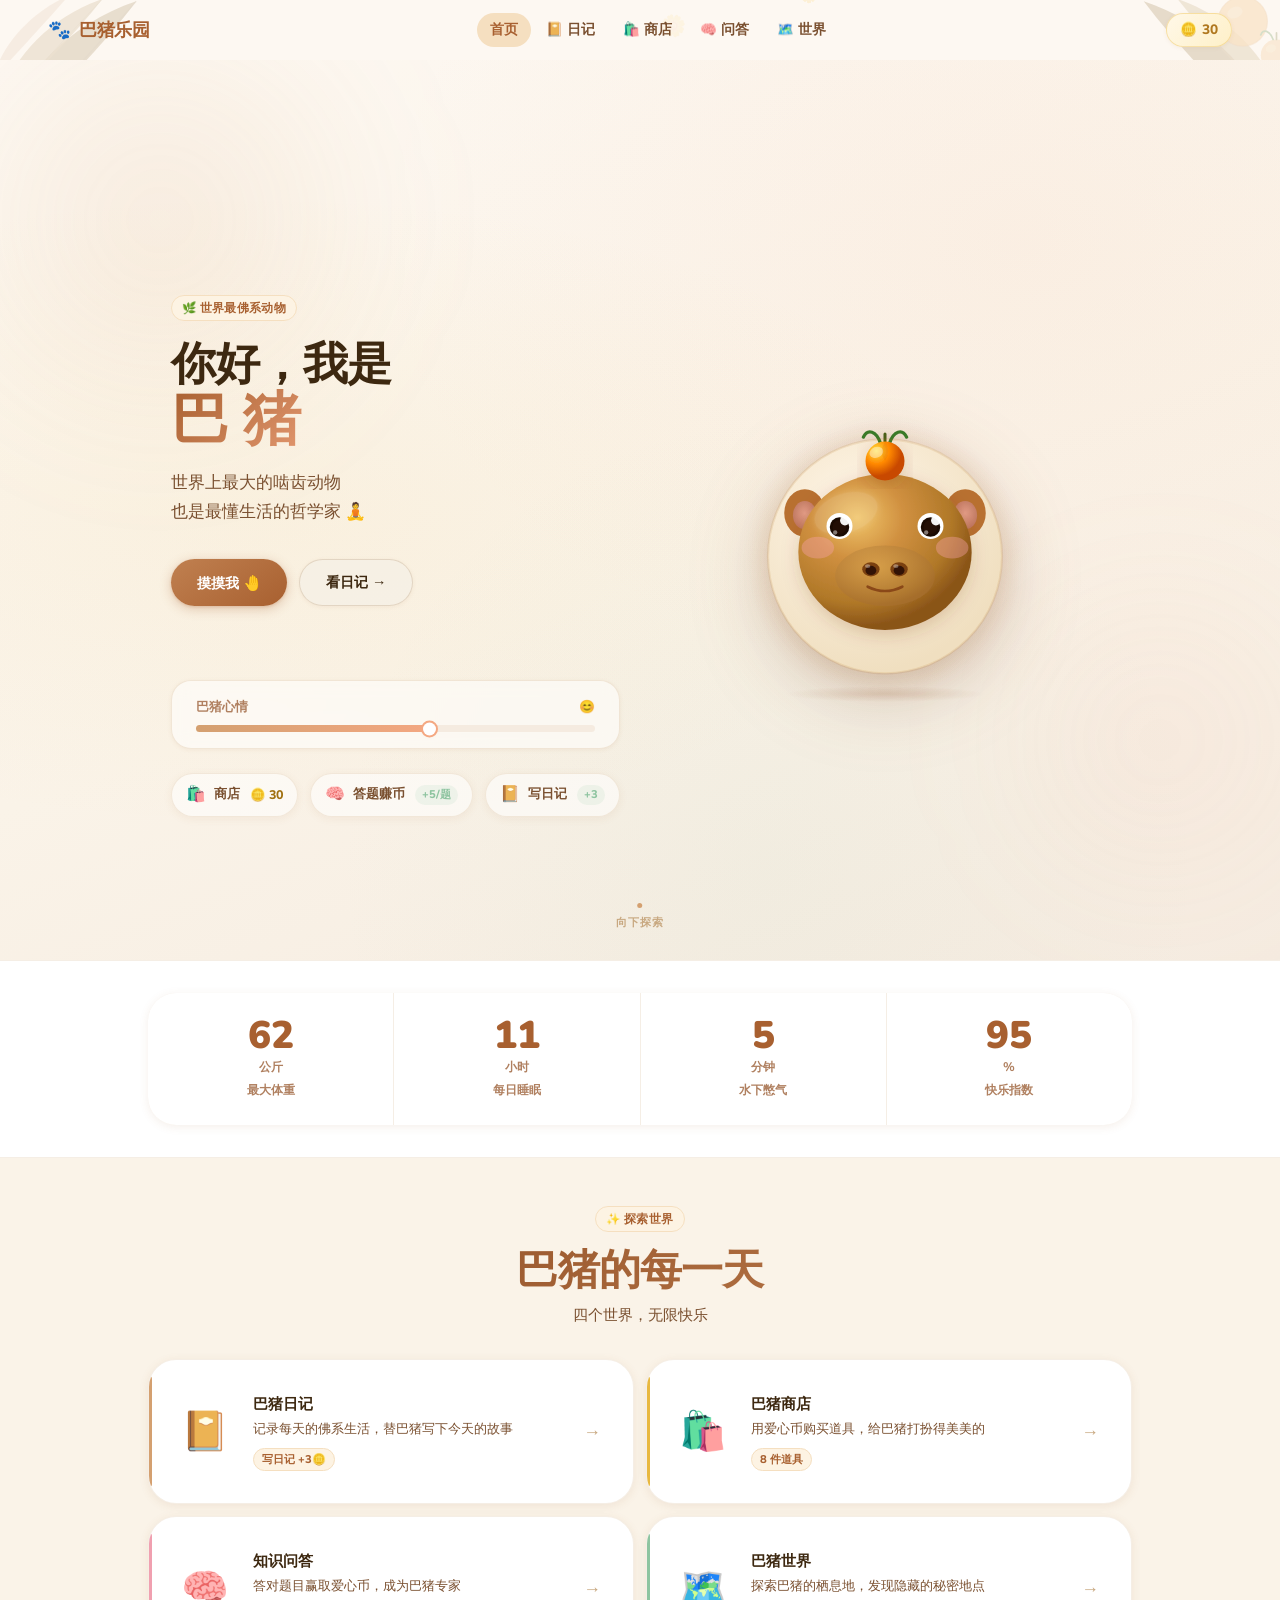
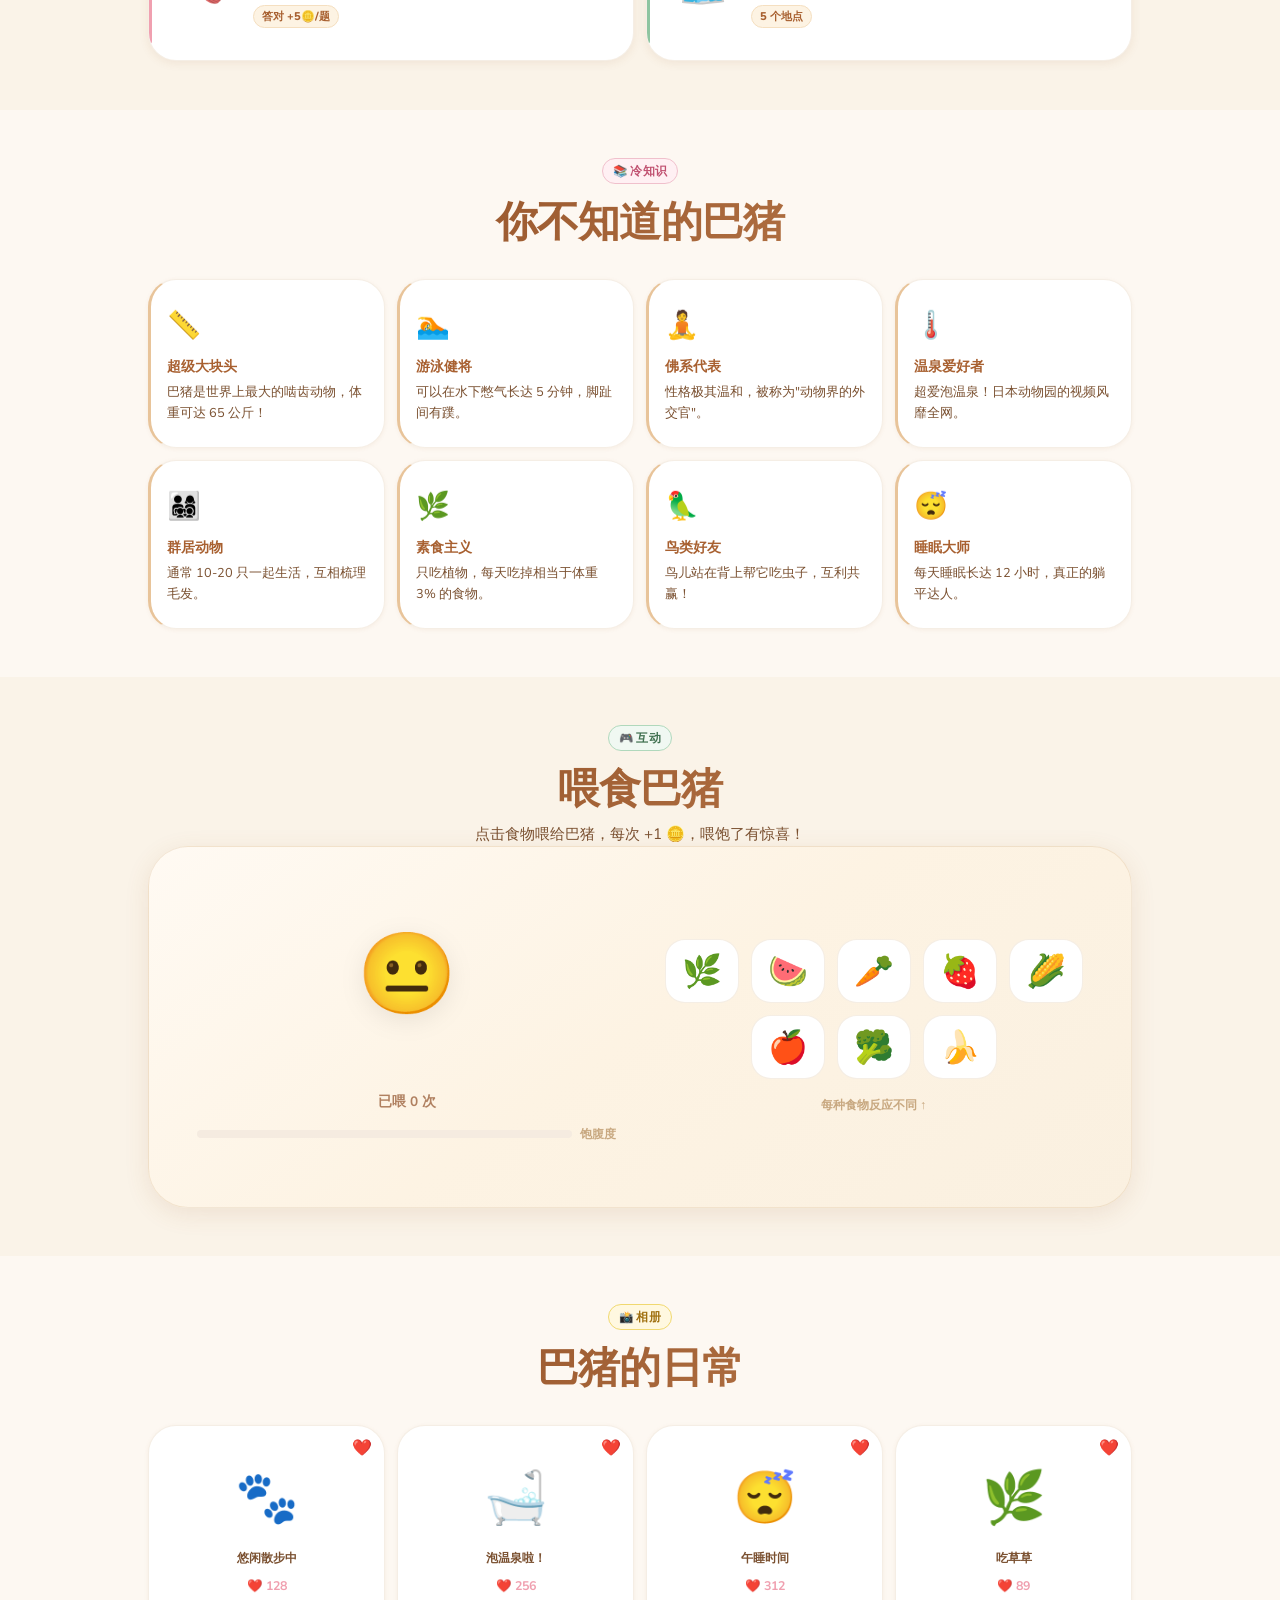
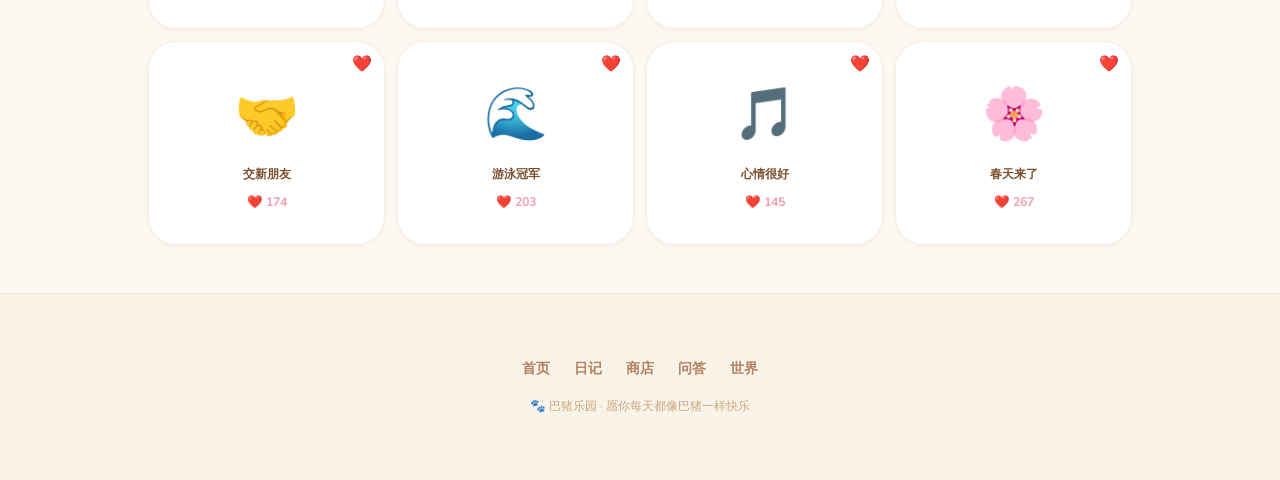
<file: capybara/index.html>
<!DOCTYPE html>
<html lang="zh-CN">
<head>
  <meta charset="UTF-8" />
  <meta name="viewport" content="width=device-width, initial-scale=1.0" />
  <meta name="description" content="巴猪乐园 - 世界最佛系动物的快乐小窝，摸摸巴猪、喂食互动、知识问答、探索世界！" />
  <meta property="og:title" content="🐾 巴猪乐园" />
  <meta property="og:description" content="世界最佛系动物的快乐小窝" />
  <meta property="og:type" content="website" />
  <link rel="icon" href="data:image/svg+xml,<svg xmlns='http://www.w3.org/2000/svg' viewBox='0 0 100 100'><text y='.9em' font-size='90'>🐾</text></svg>" />
  <title>🐾 巴猪乐园</title>
  <link rel="stylesheet" href="design-system.css" />
  <link rel="stylesheet" href="index.css" />
</head>
<body>

<canvas id="canvas-bg"></canvas>

<!-- 角落装饰 -->
<div class="corner-deco" aria-hidden="true">

  <!-- 左上：叶子簇 -->
  <svg class="deco deco-tl" viewBox="0 0 160 160" xmlns="http://www.w3.org/2000/svg">
    <g opacity="0.18">
      <!-- 大叶 -->
      <path d="M10,140 C20,80 70,30 130,10 C100,50 60,90 10,140Z" fill="#8B6A30"/>
      <!-- 中叶 -->
      <path d="M5,110 C15,65 50,25 100,8 C75,40 40,75 5,110Z" fill="#A07838" opacity="0.8"/>
      <!-- 小叶 -->
      <path d="M2,80 C10,50 35,20 70,5 C50,28 25,55 2,80Z" fill="#C4956A" opacity="0.6"/>
      <!-- 叶脉 -->
      <path d="M10,140 C50,100 90,55 130,10" stroke="#6A4A18" stroke-width="1.2" fill="none" opacity="0.4"/>
      <path d="M5,110 C35,78 65,45 100,8"   stroke="#6A4A18" stroke-width="0.8" fill="none" opacity="0.3"/>
    </g>
  </svg>

  <!-- 右上：橘子 + 叶子 -->
  <svg class="deco deco-tr" viewBox="0 0 160 160" xmlns="http://www.w3.org/2000/svg">
    <g opacity="0.20">
      <!-- 叶子 -->
      <path d="M150,140 C140,80 90,30 30,10 C60,50 100,90 150,140Z" fill="#8B6A30"/>
      <path d="M155,110 C145,65 110,25 60,8 C85,40 120,75 155,110Z" fill="#A07838" opacity="0.7"/>
      <!-- 橘子1（大） -->
      <circle cx="118" cy="28" r="22" fill="#E8901A" opacity="0.75"/>
      <circle cx="118" cy="28" r="22" fill="none" stroke="#C87010" stroke-width="1" opacity="0.4"/>
      <ellipse cx="111" cy="20" rx="7" ry="5" fill="white" opacity="0.22" transform="rotate(-20,111,20)"/>
      <!-- 橘子茎 -->
      <line x1="118" y1="6" x2="118" y2="-2" stroke="#5A6018" stroke-width="2" stroke-linecap="round"/>
      <!-- 橘子叶 -->
      <path d="M114,6 C110,-4 102,-6 100,2"  stroke="#3A7A28" stroke-width="2" fill="none" stroke-linecap="round"/>
      <path d="M122,6 C126,-4 134,-6 136,2"  stroke="#3A7A28" stroke-width="2" fill="none" stroke-linecap="round"/>
      <!-- 橘子2（小） -->
      <circle cx="148" cy="58" r="14" fill="#E8901A" opacity="0.60"/>
      <ellipse cx="143" cy="52" rx="4.5" ry="3.5" fill="white" opacity="0.20" transform="rotate(-20,143,52)"/>
      <line x1="148" y1="44" x2="148" y2="38" stroke="#5A6018" stroke-width="1.5" stroke-linecap="round"/>
      <path d="M145,44 C142,36 136,34 134,40" stroke="#3A7A28" stroke-width="1.5" fill="none" stroke-linecap="round"/>
    </g>
  </svg>

  <!-- 左下：橘子 + 叶子 -->
  <svg class="deco deco-bl" viewBox="0 0 160 160" xmlns="http://www.w3.org/2000/svg">
    <g opacity="0.18">
      <!-- 叶子 -->
      <path d="M5,20 C15,80 65,130 130,150 C100,110 60,70 5,20Z" fill="#8B6A30"/>
      <path d="M2,50 C12,95 47,135 100,152 C75,120 40,85 2,50Z" fill="#A07838" opacity="0.7"/>
      <!-- 橘子 -->
      <circle cx="30" cy="132" r="20" fill="#E8901A" opacity="0.70"/>
      <ellipse cx="23" cy="124" rx="6" ry="4.5" fill="white" opacity="0.22" transform="rotate(-20,23,124)"/>
      <line x1="30" y1="112" x2="30" y2="104" stroke="#5A6018" stroke-width="2" stroke-linecap="round"/>
      <path d="M26,112 C22,102 14,100 12,108" stroke="#3A7A28" stroke-width="2" fill="none" stroke-linecap="round"/>
      <path d="M34,112 C38,102 46,100 48,108" stroke="#3A7A28" stroke-width="2" fill="none" stroke-linecap="round"/>
    </g>
  </svg>

  <!-- 右下：叶子簇 -->
  <svg class="deco deco-br" viewBox="0 0 160 160" xmlns="http://www.w3.org/2000/svg">
    <g opacity="0.18">
      <path d="M150,20 C140,80 90,130 30,150 C60,110 100,70 150,20Z" fill="#8B6A30"/>
      <path d="M155,50 C145,95 110,135 60,152 C85,120 120,85 155,50Z" fill="#A07838" opacity="0.8"/>
      <path d="M158,80 C150,110 125,140 90,155 C108,128 135,100 158,80Z" fill="#C4956A" opacity="0.6"/>
      <path d="M150,20 C110,60 70,105 30,150" stroke="#6A4A18" stroke-width="1.2" fill="none" opacity="0.4"/>
    </g>
  </svg>

  <!-- 中间散落小叶子（左侧中部） -->
  <svg class="deco deco-ml" viewBox="0 0 60 120" xmlns="http://www.w3.org/2000/svg">
    <g opacity="0.12">
      <path d="M5,100 C10,60 35,20 55,5 C40,30 20,65 5,100Z" fill="#8B6A30"/>
      <path d="M2,70  C8,45  28,15 50,2  C36,22 16,50 2,70Z"  fill="#C4956A"/>
    </g>
  </svg>

  <!-- 中间散落小橘子（右侧中部） -->
  <svg class="deco deco-mr" viewBox="0 0 50 50" xmlns="http://www.w3.org/2000/svg">
    <g opacity="0.16">
      <circle cx="25" cy="32" r="16" fill="#E8901A"/>
      <ellipse cx="19" cy="25" rx="5" ry="3.5" fill="white" opacity="0.25" transform="rotate(-20,19,25)"/>
      <line x1="25" y1="16" x2="25" y2="8" stroke="#5A6018" stroke-width="2" stroke-linecap="round"/>
      <path d="M21,16 C18,6 10,4 8,12"  stroke="#3A7A28" stroke-width="1.8" fill="none" stroke-linecap="round"/>
      <path d="M29,16 C32,6 40,4 42,12" stroke="#3A7A28" stroke-width="1.8" fill="none" stroke-linecap="round"/>
    </g>
  </svg>

</div>

<nav class="nav">
  <a href="index.html" class="nav-logo"><span>🐾</span> 巴猪乐园</a>
  <div class="nav-links">
    <a href="index.html" class="nav-link active">首页</a>
    <a href="diary.html" class="nav-link">📔 日记</a>
    <a href="shop.html"  class="nav-link">🛍️ 商店</a>
    <a href="quiz.html"  class="nav-link">🧠 问答</a>
    <a href="world.html" class="nav-link">🗺️ 世界</a>
  </div>
  <div class="nav-coins"><span>🪙</span><span id="navCoins">0</span></div>
  <button class="nav-menu-btn" id="navMenuBtn">☰</button>
</nav>

<section class="hero" id="hero">
  <div class="glow-orb" style="width:480px;height:480px;background:radial-gradient(circle,rgba(212,160,96,0.14),transparent 70%);top:-80px;left:-80px;"></div>
  <div class="glow-orb" style="width:360px;height:360px;background:radial-gradient(circle,rgba(244,168,130,0.10),transparent 70%);bottom:40px;right:-60px;animation-delay:-4s"></div>

  <div class="hero-inner container">
    <div class="hero-text">
      <div class="badge badge-brown reveal" style="margin-bottom:20px">🌿 世界最佛系动物</div>
      <h1 class="heading-xl reveal reveal-delay-1">
        你好，我是<br>
        <span class="gradient-text">巴&nbsp;猪</span>
      </h1>
      <p class="hero-desc reveal reveal-delay-2">
        世界上最大的啮齿动物<br>
        也是最懂生活的哲学家 🧘
      </p>
      <div class="hero-actions reveal reveal-delay-3">
        <button class="btn btn-primary" id="petBtn">摸摸我 🤚</button>
        <a href="diary.html" class="btn btn-soft">看日记 →</a>
      </div>
      <div class="pet-msg" id="petMsg"></div>
      <div class="mood-widget reveal reveal-delay-4">
        <div class="mood-label"><span>巴猪心情</span><span id="moodEmoji">😊</span></div>
        <div class="mood-track"><div class="mood-fill" id="moodFill" style="width:60%"></div></div>
      </div>
      <div class="hero-quick reveal reveal-delay-5">
        <a href="shop.html" class="quick-item">
          <span class="quick-icon">🛍️</span>
          <span>商店</span>
          <span class="quick-coins" id="quickCoins">🪙 0</span>
        </a>
        <a href="quiz.html" class="quick-item">
          <span class="quick-icon">🧠</span>
          <span>答题赚币</span>
          <span class="quick-tag">+5/题</span>
        </a>
        <a href="diary.html" class="quick-item">
          <span class="quick-icon">📔</span>
          <span>写日记</span>
          <span class="quick-tag">+3</span>
        </a>
      </div>
    </div>

    <div class="hero-capy-wrap reveal reveal-delay-2">
      <div class="capy-stage">
        <div class="capy-halo"></div>
        <div class="capy-ground"></div>
        <div class="capy3d" id="capyMain">
          <svg class="capy-svg" viewBox="0 0 240 240" xmlns="http://www.w3.org/2000/svg">
            <defs>
              <radialGradient id="furG" cx="34%" cy="28%" r="70%">
                <stop offset="0%"   stop-color="#F0C468"/>
                <stop offset="38%"  stop-color="#D09040"/>
                <stop offset="78%"  stop-color="#B07828"/>
                <stop offset="100%" stop-color="#8A5418"/>
              </radialGradient>
              <radialGradient id="muzG" cx="42%" cy="36%" r="60%">
                <stop offset="0%"   stop-color="#DCA850"/>
                <stop offset="100%" stop-color="#A87030"/>
              </radialGradient>
              <radialGradient id="earG" cx="50%" cy="44%" r="56%">
                <stop offset="0%"   stop-color="#ECA898"/>
                <stop offset="100%" stop-color="#C07868"/>
              </radialGradient>
              <radialGradient id="oraG" cx="28%" cy="24%" r="65%">
                <stop offset="0%"   stop-color="#FFE040"/>
                <stop offset="52%"  stop-color="#FF8800"/>
                <stop offset="100%" stop-color="#C84800"/>
              </radialGradient>
              <radialGradient id="bgG" cx="38%" cy="32%" r="68%">
                <stop offset="0%"   stop-color="#FFF6E8"/>
                <stop offset="100%" stop-color="#F0DFC0"/>
              </radialGradient>
              <filter id="ds" x="-20%" y="-20%" width="140%" height="140%">
                <feDropShadow dx="0" dy="5" stdDeviation="8" flood-color="#7A3808" flood-opacity="0.20"/>
              </filter>
              <filter id="hl" x="-50%" y="-50%" width="200%" height="200%">
                <feGaussianBlur stdDeviation="4" result="b"/>
                <feMerge><feMergeNode in="b"/><feMergeNode in="SourceGraphic"/></feMerge>
              </filter>
            </defs>
            <circle cx="120" cy="124" r="108" fill="url(#bgG)"/>
            <g class="ear-l">
              <ellipse cx="46" cy="84" rx="19" ry="22" fill="#B87030"/>
              <ellipse cx="46" cy="86" rx="11" ry="13" fill="url(#earG)" opacity="0.85"/>
            </g>
            <g class="ear-r">
              <ellipse cx="194" cy="84" rx="19" ry="22" fill="#B87030"/>
              <ellipse cx="194" cy="86" rx="11" ry="13" fill="url(#earG)" opacity="0.85"/>
            </g>
            <ellipse cx="120" cy="120" rx="80" ry="72" fill="url(#furG)" filter="url(#ds)"/>
            <ellipse cx="84" cy="84" rx="30" ry="18" fill="white" opacity="0.13"
              transform="rotate(-18,84,84)" filter="url(#hl)"/>
            <ellipse cx="120" cy="142" rx="46" ry="28" fill="url(#muzG)" opacity="0.65"/>
            <ellipse cx="107" cy="136" rx="8" ry="6.5" fill="#7A4010"/>
            <ellipse cx="107" cy="137" rx="5" ry="4.2" fill="#280C04" opacity="0.88"/>
            <ellipse cx="104" cy="133" rx="2.5" ry="1.8" fill="white" opacity="0.36"/>
            <ellipse cx="133" cy="136" rx="8" ry="6.5" fill="#7A4010"/>
            <ellipse cx="133" cy="137" rx="5" ry="4.2" fill="#280C04" opacity="0.88"/>
            <ellipse cx="130" cy="133" rx="2.5" ry="1.8" fill="white" opacity="0.36"/>
            <path d="M104,152 Q120,160 136,152"
              stroke="#8A4818" stroke-width="2.5" fill="none" stroke-linecap="round"/>
            <g class="eye-group" style="transform-origin:78px 96px">
              <ellipse cx="78" cy="96" rx="12" ry="12" fill="white"/>
              <ellipse cx="78" cy="97" rx="9"  ry="9"  fill="#1A0A02"/>
              <ellipse cx="78" cy="97" rx="6.5" ry="6.5" fill="#2C1208" opacity="0.5"/>
              <ellipse cx="83" cy="91" rx="4.5" ry="4.5" fill="white" opacity="0.95"/>
              <ellipse cx="74" cy="102" rx="2"  ry="2"   fill="white" opacity="0.45"/>
            </g>
            <g class="eye-group-r" style="transform-origin:162px 96px">
              <ellipse cx="162" cy="96" rx="12" ry="12" fill="white"/>
              <ellipse cx="162" cy="97" rx="9"  ry="9"  fill="#1A0A02"/>
              <ellipse cx="162" cy="97" rx="6.5" ry="6.5" fill="#2C1208" opacity="0.5"/>
              <ellipse cx="167" cy="91" rx="4.5" ry="4.5" fill="white" opacity="0.95"/>
              <ellipse cx="158" cy="102" rx="2"  ry="2"   fill="white" opacity="0.45"/>
            </g>
            <ellipse class="cheek" cx="58"  cy="116" rx="15" ry="10" fill="#F4A0A8" opacity="0.40"/>
            <ellipse class="cheek" cx="182" cy="116" rx="15" ry="10" fill="#F4A0A8" opacity="0.40"/>
            <path d="M116,20 C112,8 104,6 100,14"  stroke="#3A7A28" stroke-width="3" fill="none" stroke-linecap="round"/>
            <path d="M124,20 C128,8 136,6 140,14"  stroke="#3A7A28" stroke-width="3" fill="none" stroke-linecap="round"/>
            <line x1="120" y1="22" x2="120" y2="11" stroke="#4A6018" stroke-width="2.8" stroke-linecap="round"/>
            <circle cx="120" cy="36" r="18" fill="url(#oraG)" filter="url(#ds)"/>
            <ellipse cx="112" cy="28" rx="6.5" ry="5" fill="white" opacity="0.42" transform="rotate(-22,112,28)"/>
            <path d="M120,18 Q126,27 120,36 Q114,27 120,18" fill="rgba(160,55,0,0.09)"/>
            <circle cx="120" cy="124" r="108" fill="none" stroke="rgba(180,120,40,0.14)" stroke-width="2"/>
          </svg>
          <div class="c-item" id="capyItem"></div>
          <div class="capy-overlay" id="capyOverlay"></div>
        </div>
        <div class="ripple-container" id="rippleContainer"></div>
      </div>
    </div>
  </div>

  <div class="scroll-hint"><div class="scroll-dot"></div><span>向下探索</span></div>
</section>

<section class="stats-section">
  <div class="container">
    <div class="stats-grid reveal">
      <div class="stat-item">
        <div class="stat-num" data-target="65">0</div>
        <div class="stat-unit">公斤</div>
        <div class="stat-label">最大体重</div>
      </div>
      <div class="stat-item">
        <div class="stat-num" data-target="12">0</div>
        <div class="stat-unit">小时</div>
        <div class="stat-label">每日睡眠</div>
      </div>
      <div class="stat-item">
        <div class="stat-num" data-target="5">0</div>
        <div class="stat-unit">分钟</div>
        <div class="stat-label">水下憋气</div>
      </div>
      <div class="stat-item">
        <div class="stat-num" data-target="100">0</div>
        <div class="stat-unit">%</div>
        <div class="stat-label">快乐指数</div>
      </div>
    </div>
  </div>
</section>

<section class="portals-section">
  <div class="container">
    <div class="section-header text-center reveal">
      <div class="badge badge-brown mb-md">✨ 探索世界</div>
      <h2 class="heading-lg gradient-text-2">巴猪的每一天</h2>
      <p class="section-desc">四个世界，无限快乐</p>
    </div>
    <div class="portals-grid">
      <a href="diary.html" class="portal-card reveal reveal-delay-1" data-color="brown">
        <div class="portal-bg"></div>
        <div class="portal-icon">📔</div>
        <div class="portal-content">
          <h3>巴猪日记</h3>
          <p>记录每天的佛系生活，替巴猪写下今天的故事</p>
          <span class="portal-tag">写日记 +3🪙</span>
        </div>
        <div class="portal-arrow">→</div>
      </a>
      <a href="shop.html" class="portal-card reveal reveal-delay-2" data-color="gold">
        <div class="portal-bg"></div>
        <div class="portal-icon">🛍️</div>
        <div class="portal-content">
          <h3>巴猪商店</h3>
          <p>用爱心币购买道具，给巴猪打扮得美美的</p>
          <span class="portal-tag">8 件道具</span>
        </div>
        <div class="portal-arrow">→</div>
      </a>
      <a href="quiz.html" class="portal-card reveal reveal-delay-3" data-color="rose">
        <div class="portal-bg"></div>
        <div class="portal-icon">🧠</div>
        <div class="portal-content">
          <h3>知识问答</h3>
          <p>答对题目赢取爱心币，成为巴猪专家</p>
          <span class="portal-tag">答对 +5🪙/题</span>
        </div>
        <div class="portal-arrow">→</div>
      </a>
      <a href="world.html" class="portal-card reveal reveal-delay-4" data-color="sage">
        <div class="portal-bg"></div>
        <div class="portal-icon">🗺️</div>
        <div class="portal-content">
          <h3>巴猪世界</h3>
          <p>探索巴猪的栖息地，发现隐藏的秘密地点</p>
          <span class="portal-tag">5 个地点</span>
        </div>
        <div class="portal-arrow">→</div>
      </a>
    </div>
  </div>
</section>

<section class="facts-section">
  <div class="container">
    <div class="section-header text-center reveal">
      <div class="badge badge-pink mb-md">📚 冷知识</div>
      <h2 class="heading-lg gradient-text-2">你不知道的巴猪</h2>
    </div>
    <div class="facts-grid" id="factsGrid"></div>
  </div>
</section>

<section class="feed-section">
  <div class="container">
    <div class="section-header text-center reveal">
      <div class="badge badge-green mb-md">🎮 互动</div>
      <h2 class="heading-lg gradient-text-2">喂食巴猪</h2>
      <p class="section-desc">点击食物喂给巴猪，每次 +1 🪙，喂饱了有惊喜！</p>
    </div>
    <div class="feed-game reveal">
      <div class="feed-capy-side">
        <div class="feed-face" id="feedFace">😐</div>
        <div class="feed-bubble" id="feedBubble"></div>
        <div class="feed-count">已喂 <span id="feedCount">0</span> 次</div>
        <div class="feed-progress-wrap">
          <div class="feed-progress-bar">
            <div class="feed-progress-fill" id="feedProgressFill" style="width:0%"></div>
          </div>
          <span class="feed-progress-label">饱腹度</span>
        </div>
      </div>
      <div class="feed-food-side">
        <div class="food-bar" id="foodBar"></div>
        <p class="feed-tip">每种食物反应不同 ↑</p>
      </div>
    </div>
  </div>
</section>

<section class="gallery-section">
  <div class="container">
    <div class="section-header text-center reveal">
      <div class="badge badge-gold mb-md">📸 相册</div>
      <h2 class="heading-lg gradient-text-2">巴猪的日常</h2>
    </div>
    <div class="gallery-grid" id="galleryGrid"></div>
  </div>
</section>

<footer class="footer">
  <div class="footer-links">
    <a href="index.html">首页</a>
    <a href="diary.html">日记</a>
    <a href="shop.html">商店</a>
    <a href="quiz.html">问答</a>
    <a href="world.html">世界</a>
  </div>
  <p class="footer-copy mt-md">🐾 巴猪乐园 · 愿你每天都像巴猪一样快乐</p>
</footer>

<script src="core.js"></script>
<script src="index.js"></script>
</body>
</html>
</file>
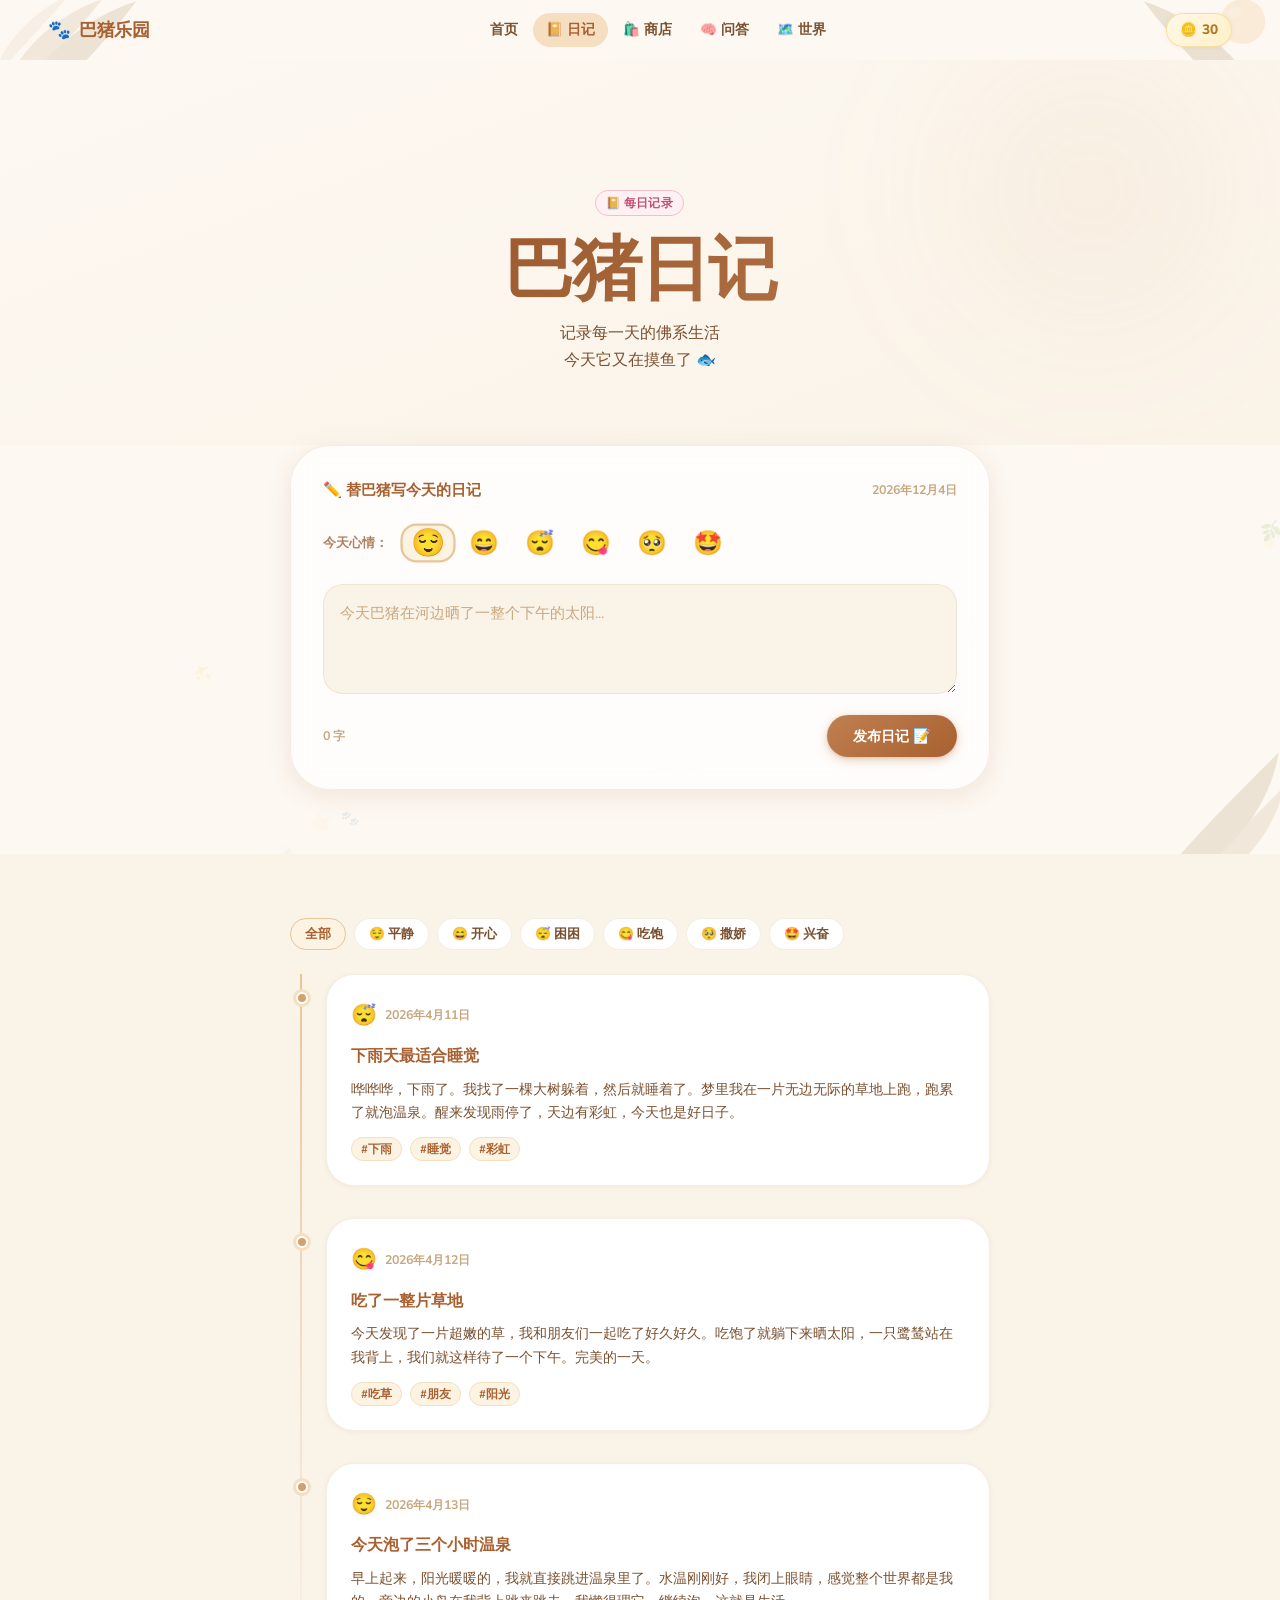
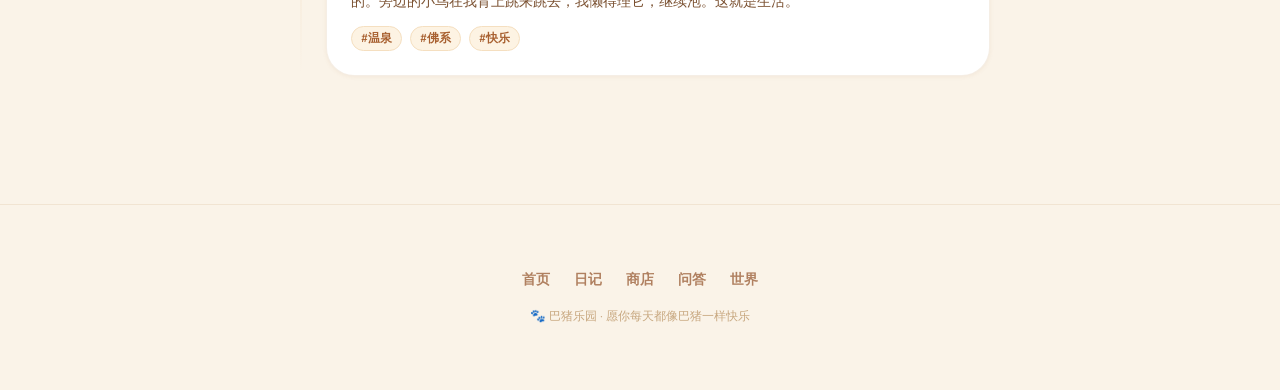
<file: capybara/diary.html>
<!DOCTYPE html>
<html lang="zh-CN">
<head>
  <meta charset="UTF-8" />
  <meta name="viewport" content="width=device-width, initial-scale=1.0" />
  <meta name="description" content="巴猪日记 - 记录巴猪每天的佛系生活，替巴猪写下今天的故事" />
  <link rel="icon" href="data:image/svg+xml,<svg xmlns='http://www.w3.org/2000/svg' viewBox='0 0 100 100'><text y='.9em' font-size='90'>📔</text></svg>" />
  <title>📔 巴猪日记</title>
  <link rel="stylesheet" href="design-system.css" />
  <link rel="stylesheet" href="diary.css" />
</head>
<body>
<canvas id="canvas-bg"></canvas>

<!-- 角落装饰 -->
<div class="corner-deco" aria-hidden="true">
  <svg class="deco deco-tl" viewBox="0 0 160 160" xmlns="http://www.w3.org/2000/svg">
    <g opacity="0.15"><path d="M10,140 C20,80 70,30 130,10 C100,50 60,90 10,140Z" fill="#8B6A30"/>
    <path d="M5,110 C15,65 50,25 100,8 C75,40 40,75 5,110Z" fill="#A07838" opacity="0.8"/>
    <path d="M2,80 C10,50 35,20 70,5 C50,28 25,55 2,80Z" fill="#C4956A" opacity="0.6"/></g>
  </svg>
  <svg class="deco deco-tr" viewBox="0 0 160 160" xmlns="http://www.w3.org/2000/svg">
    <g opacity="0.16"><path d="M150,140 C140,80 90,30 30,10 C60,50 100,90 150,140Z" fill="#8B6A30"/>
    <circle cx="118" cy="28" r="20" fill="#E8901A" opacity="0.70"/>
    <ellipse cx="111" cy="20" rx="6" ry="4.5" fill="white" opacity="0.22" transform="rotate(-20,111,20)"/>
    <line x1="118" y1="8" x2="118" y2="0" stroke="#5A6018" stroke-width="2" stroke-linecap="round"/>
    <path d="M114,8 C110,-2 102,-4 100,4" stroke="#3A7A28" stroke-width="2" fill="none" stroke-linecap="round"/>
    <path d="M122,8 C126,-2 134,-4 136,4" stroke="#3A7A28" stroke-width="2" fill="none" stroke-linecap="round"/></g>
  </svg>
  <svg class="deco deco-br" viewBox="0 0 160 160" xmlns="http://www.w3.org/2000/svg">
    <g opacity="0.15"><path d="M150,20 C140,80 90,130 30,150 C60,110 100,70 150,20Z" fill="#8B6A30"/>
    <path d="M155,50 C145,95 110,135 60,152 C85,120 120,85 155,50Z" fill="#A07838" opacity="0.8"/></g>
  </svg>
</div>

<nav class="nav">
  <a href="index.html" class="nav-logo"><span>🐾</span> 巴猪乐园</a>
  <div class="nav-links">
    <a href="index.html" class="nav-link">首页</a>
    <a href="diary.html" class="nav-link active">📔 日记</a>
    <a href="shop.html"  class="nav-link">🛍️ 商店</a>
    <a href="quiz.html"  class="nav-link">🧠 问答</a>
    <a href="world.html" class="nav-link">🗺️ 世界</a>
  </div>
  <div class="nav-coins"><span>🪙</span><span id="navCoins">0</span></div>
  <button class="nav-menu-btn" id="navMenuBtn">☰</button>
</nav>

<!-- Hero -->
<section class="page-hero">
  <div class="glow-orb" style="width:380px;height:380px;background:radial-gradient(circle,rgba(212,160,96,0.12),transparent 70%);top:-60px;right:0"></div>
  <div class="container text-center">
    <div class="badge badge-pink reveal mb-md">📔 每日记录</div>
    <h1 class="heading-xl gradient-text-2 reveal reveal-delay-1">巴猪日记</h1>
    <p class="page-hero-desc reveal reveal-delay-2">记录每一天的佛系生活<br>今天它又在摸鱼了 🐟</p>
  </div>
</section>

<!-- 写日记 -->
<section class="write-section">
  <div class="container">
    <div class="write-card reveal">
      <div class="write-header">
        <span class="write-title">✏️ 替巴猪写今天的日记</span>
        <span class="write-date" id="writeDate"></span>
      </div>
      <!-- 心情选择 -->
      <div class="mood-row">
        <span class="mood-label-text">今天心情：</span>
        <div class="mood-picker" id="moodPicker">
          <button class="mood-opt selected" data-mood="😌" title="平静">😌</button>
          <button class="mood-opt" data-mood="😄" title="开心">😄</button>
          <button class="mood-opt" data-mood="😴" title="困困">😴</button>
          <button class="mood-opt" data-mood="😋" title="吃饱">😋</button>
          <button class="mood-opt" data-mood="🥺" title="撒娇">🥺</button>
          <button class="mood-opt" data-mood="🤩" title="兴奋">🤩</button>
        </div>
      </div>
      <textarea class="diary-textarea" id="diaryInput" placeholder="今天巴猪在河边晒了一整个下午的太阳..."></textarea>
      <div class="write-footer">
        <span class="char-count"><span id="charCount">0</span> 字</span>
        <button class="btn btn-primary" id="submitDiary">发布日记 📝</button>
      </div>
    </div>
  </div>
</section>

<!-- 时间轴日记 -->
<section class="timeline-section">
  <div class="container">
    <!-- 筛选栏 -->
    <div class="diary-filter" id="diaryFilter">
      <button class="filter-btn active" data-mood="all">全部</button>
      <button class="filter-btn" data-mood="😌">😌 平静</button>
      <button class="filter-btn" data-mood="😄">😄 开心</button>
      <button class="filter-btn" data-mood="😴">😴 困困</button>
      <button class="filter-btn" data-mood="😋">😋 吃饱</button>
      <button class="filter-btn" data-mood="🥺">🥺 撒娇</button>
      <button class="filter-btn" data-mood="🤩">🤩 兴奋</button>
    </div>
    <div class="timeline" id="timeline"></div>
  </div>
</section>

<footer class="footer">
  <div class="footer-links">
    <a href="index.html">首页</a><a href="diary.html">日记</a>
    <a href="shop.html">商店</a><a href="quiz.html">问答</a><a href="world.html">世界</a>
  </div>
  <p class="footer-copy mt-md">🐾 巴猪乐园 · 愿你每天都像巴猪一样快乐</p>
</footer>

<script src="core.js"></script>
<script src="diary.js"></script>
</body>
</html>
</file>
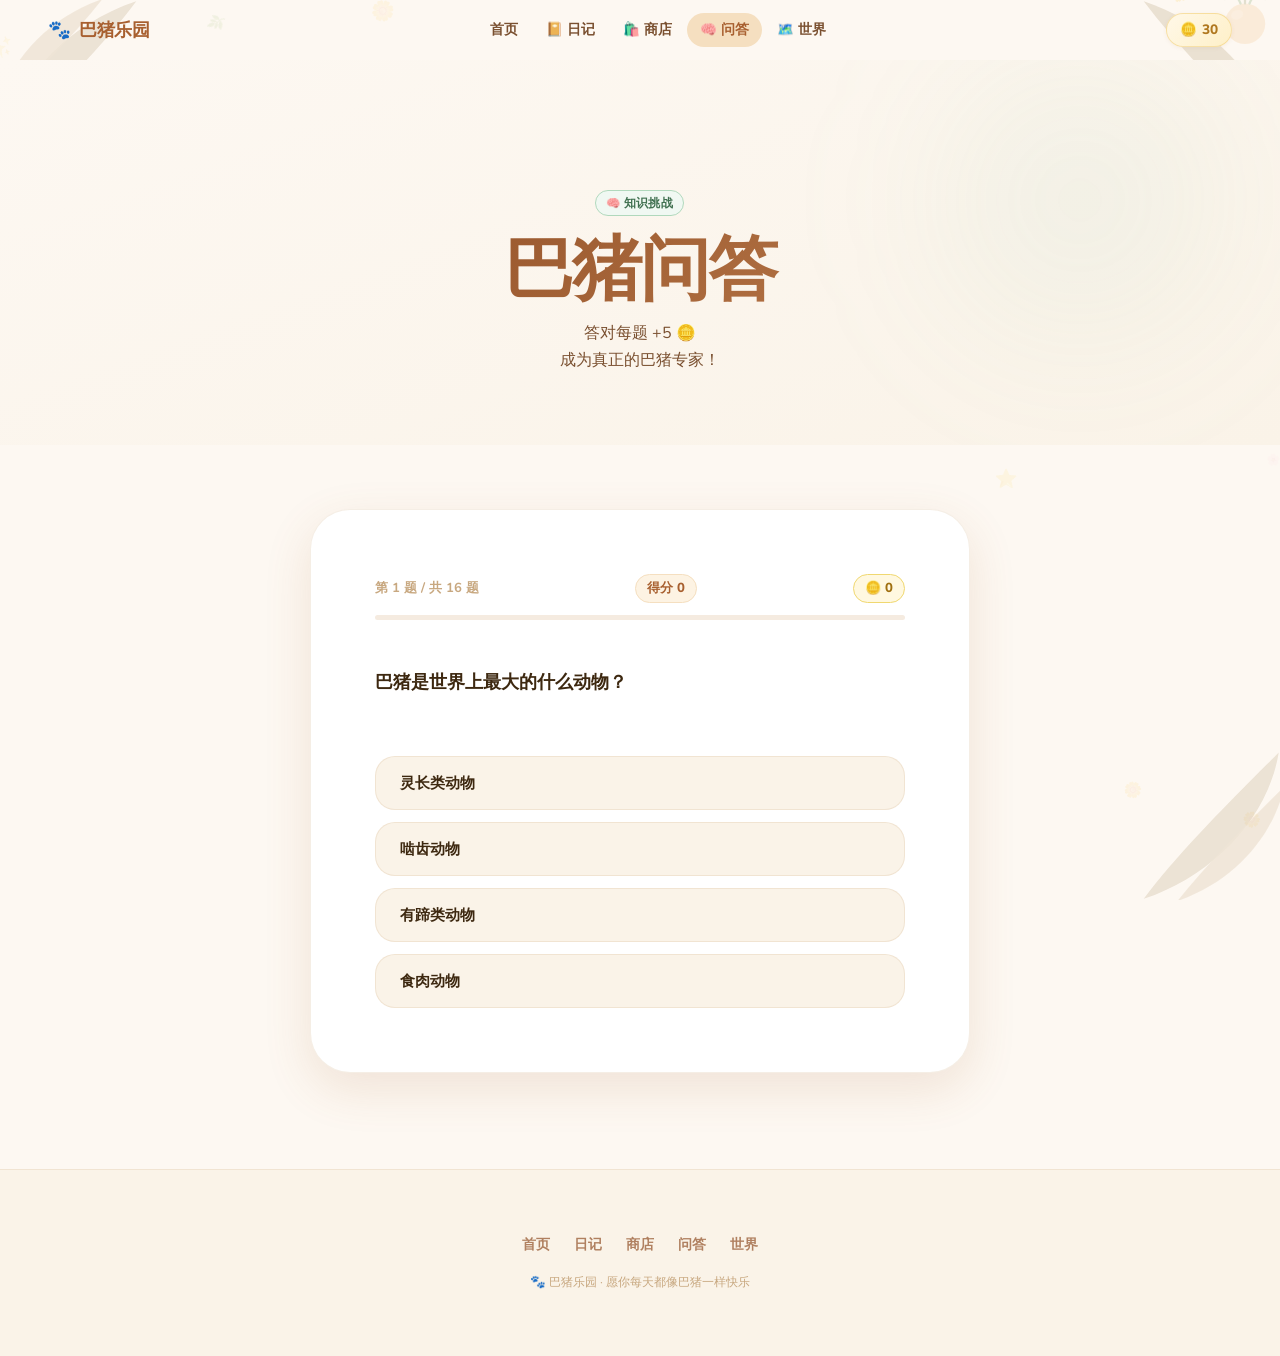
<file: capybara/quiz.html>
<!DOCTYPE html>
<html lang="zh-CN">
<head>
  <meta charset="UTF-8" />
  <meta name="viewport" content="width=device-width, initial-scale=1.0" />
  <meta name="description" content="巴猪知识问答 - 答对每题 +5 🪙，成为真正的巴猪专家！" />
  <link rel="icon" href="data:image/svg+xml,<svg xmlns='http://www.w3.org/2000/svg' viewBox='0 0 100 100'><text y='.9em' font-size='90'>🧠</text></svg>" />
  <title>🧠 巴猪知识问答</title>
  <link rel="stylesheet" href="design-system.css" />
  <link rel="stylesheet" href="quiz.css" />
</head>
<body>
<canvas id="canvas-bg"></canvas>

<div class="corner-deco" aria-hidden="true">
  <svg class="deco deco-tl" viewBox="0 0 160 160" xmlns="http://www.w3.org/2000/svg">
    <g opacity="0.15"><path d="M10,140 C20,80 70,30 130,10 C100,50 60,90 10,140Z" fill="#8B6A30"/>
    <path d="M5,110 C15,65 50,25 100,8 C75,40 40,75 5,110Z" fill="#A07838" opacity="0.8"/></g>
  </svg>
  <svg class="deco deco-tr" viewBox="0 0 160 160" xmlns="http://www.w3.org/2000/svg">
    <g opacity="0.16"><path d="M150,140 C140,80 90,30 30,10 C60,50 100,90 150,140Z" fill="#8B6A30"/>
    <circle cx="120" cy="30" r="18" fill="#E8901A" opacity="0.68"/>
    <ellipse cx="113" cy="22" rx="5.5" ry="4" fill="white" opacity="0.22" transform="rotate(-20,113,22)"/>
    <line x1="120" y1="12" x2="120" y2="4" stroke="#5A6018" stroke-width="2" stroke-linecap="round"/>
    <path d="M116,12 C112,2 104,0 102,8" stroke="#3A7A28" stroke-width="2" fill="none" stroke-linecap="round"/>
    <path d="M124,12 C128,2 136,0 138,8" stroke="#3A7A28" stroke-width="2" fill="none" stroke-linecap="round"/></g>
  </svg>
  <svg class="deco deco-br" viewBox="0 0 160 160" xmlns="http://www.w3.org/2000/svg">
    <g opacity="0.15"><path d="M150,20 C140,80 90,130 30,150 C60,110 100,70 150,20Z" fill="#8B6A30"/>
    <path d="M155,50 C145,95 110,135 60,152 C85,120 120,85 155,50Z" fill="#A07838" opacity="0.8"/></g>
  </svg>
</div>

<nav class="nav">
  <a href="index.html" class="nav-logo"><span>🐾</span> 巴猪乐园</a>
  <div class="nav-links">
    <a href="index.html" class="nav-link">首页</a>
    <a href="diary.html" class="nav-link">📔 日记</a>
    <a href="shop.html"  class="nav-link">🛍️ 商店</a>
    <a href="quiz.html"  class="nav-link active">🧠 问答</a>
    <a href="world.html" class="nav-link">🗺️ 世界</a>
  </div>
  <div class="nav-coins"><span>🪙</span><span id="navCoins">0</span></div>
  <button class="nav-menu-btn" id="navMenuBtn">☰</button>
</nav>

<section class="page-hero">
  <div class="glow-orb" style="width:400px;height:400px;background:radial-gradient(circle,rgba(142,196,160,0.12),transparent 70%);top:-60px;right:0"></div>
  <div class="container text-center">
    <div class="badge badge-green reveal mb-md">🧠 知识挑战</div>
    <h1 class="heading-xl gradient-text-2 reveal reveal-delay-1">巴猪问答</h1>
    <p class="page-hero-desc reveal reveal-delay-2">答对每题 +5 🪙<br>成为真正的巴猪专家！</p>
  </div>
</section>

<section class="quiz-section">
  <div class="container">
    <div class="quiz-wrap reveal">

      <!-- 进行中 -->
      <div id="quizBody">
        <!-- 顶部信息栏 -->
        <div class="quiz-topbar">
          <div class="quiz-progress-text" id="quizProgress">第 1 题 / 共 8 题</div>
          <div class="quiz-score-live">得分 <span id="liveScore">0</span></div>
          <div class="quiz-coins-live">🪙 <span id="liveCoins">0</span></div>
        </div>
        <div class="quiz-progress-bar">
          <div class="quiz-progress-fill" id="quizFill" style="width:0%"></div>
        </div>

        <!-- 题目 -->
        <div class="quiz-question" id="quizQuestion"></div>

        <!-- 选项 -->
        <div class="quiz-options" id="quizOptions"></div>

        <!-- 反馈 -->
        <div class="quiz-feedback" id="quizFeedback"></div>

        <button class="btn btn-primary quiz-next" id="quizNext" style="display:none">
          下一题 →
        </button>
      </div>

      <!-- 结果页 -->
      <div id="quizResult" style="display:none;text-align:center">
        <div class="result-emoji" id="resultEmoji">🎉</div>
        <h2 class="heading-lg mt-md" id="resultTitle">太厉害了！</h2>
        <div class="result-score mt-md" id="resultScore">8 / 8</div>
        <p class="result-desc mt-md" id="resultDesc"></p>
        <div class="result-reward mt-lg" id="resultReward"></div>
        <div class="result-actions mt-xl">
          <button class="btn btn-primary" id="retryBtn">再来一次 🔄</button>
          <a href="shop.html" class="btn btn-soft">去花爱心币 🛍️</a>
        </div>
      </div>

    </div>
  </div>
</section>

<footer class="footer">
  <div class="footer-links">
    <a href="index.html">首页</a><a href="diary.html">日记</a>
    <a href="shop.html">商店</a><a href="quiz.html">问答</a><a href="world.html">世界</a>
  </div>
  <p class="footer-copy mt-md">🐾 巴猪乐园 · 愿你每天都像巴猪一样快乐</p>
</footer>

<script src="core.js"></script>
<script src="quiz.js"></script>
</body>
</html>
</file>
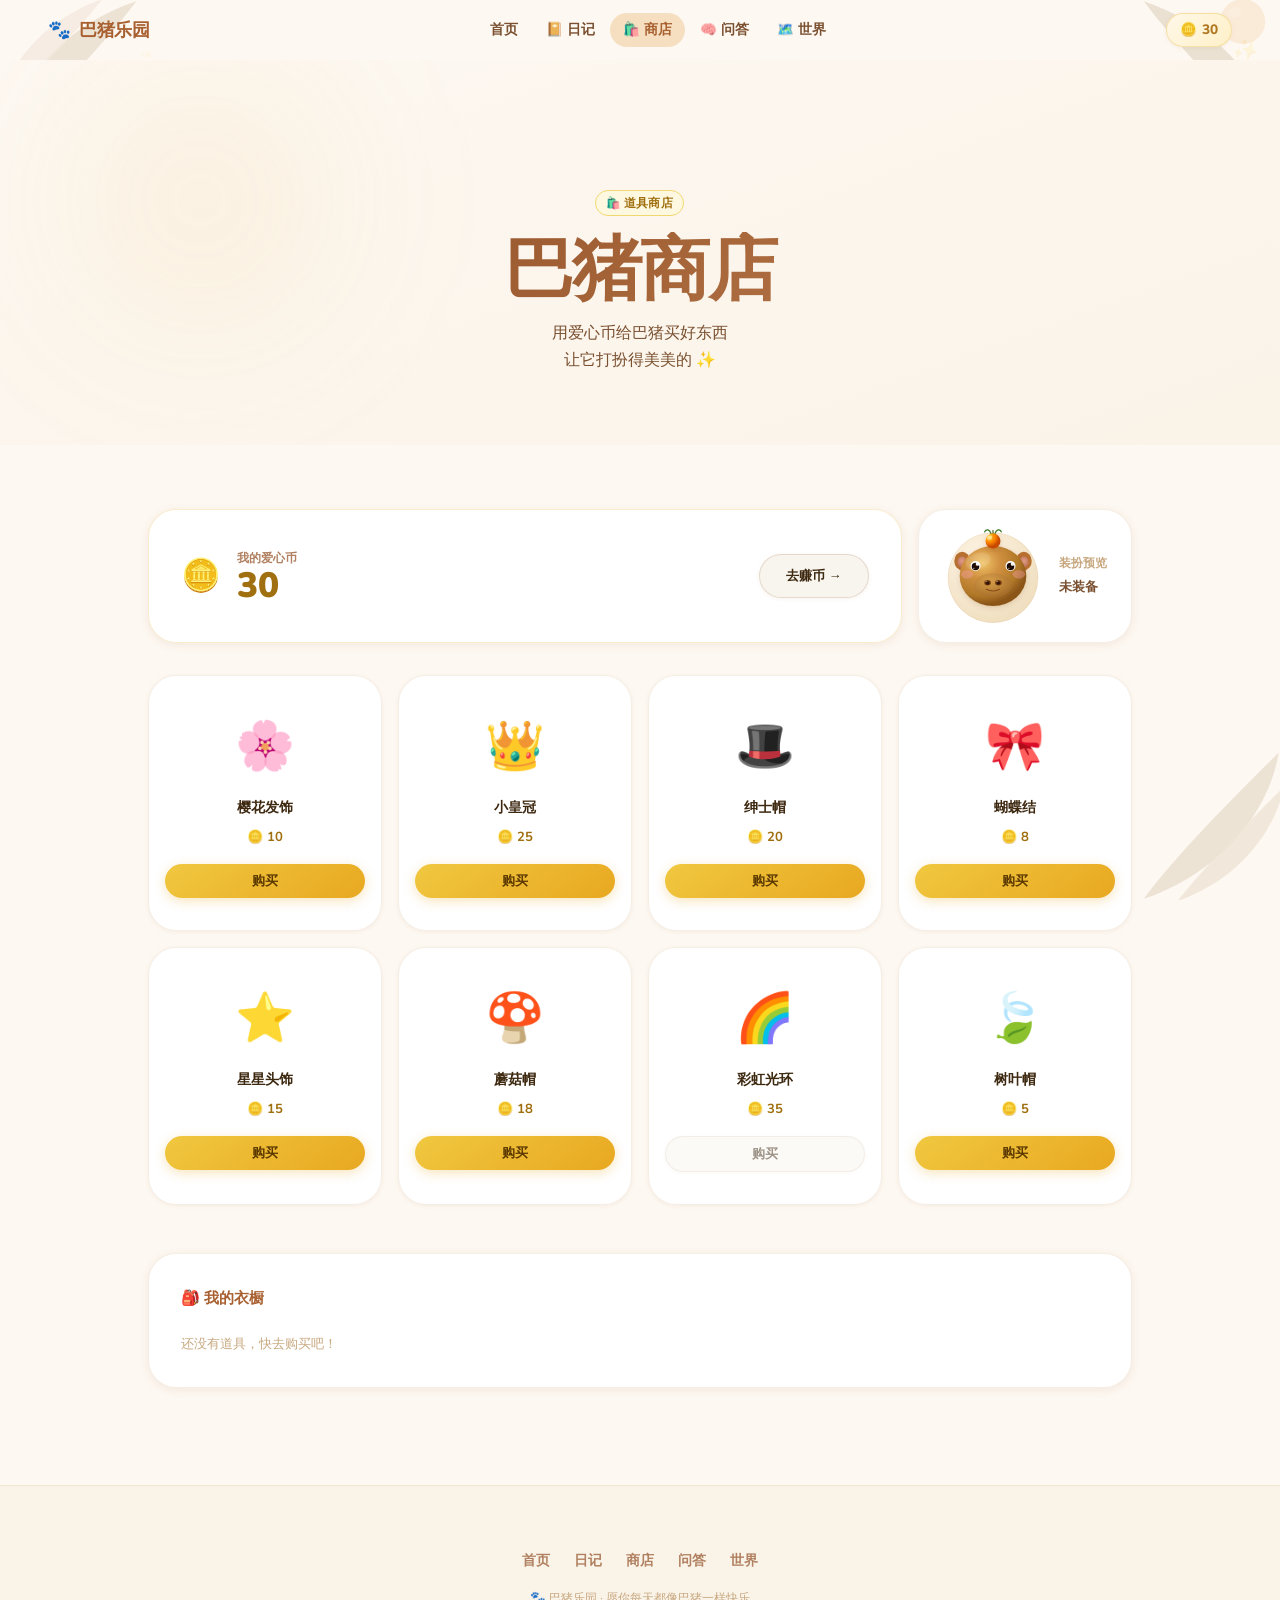
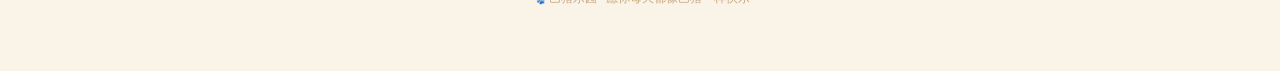
<file: capybara/shop.html>
<!DOCTYPE html>
<html lang="zh-CN">
<head>
  <meta charset="UTF-8" />
  <meta name="viewport" content="width=device-width, initial-scale=1.0" />
  <meta name="description" content="巴猪商店 - 用爱心币购买道具，给巴猪打扮得美美的" />
  <link rel="icon" href="data:image/svg+xml,<svg xmlns='http://www.w3.org/2000/svg' viewBox='0 0 100 100'><text y='.9em' font-size='90'>🛍️</text></svg>" />
  <title>🛍️ 巴猪商店</title>
  <link rel="stylesheet" href="design-system.css" />
  <link rel="stylesheet" href="shop.css" />
</head>
<body>
<canvas id="canvas-bg"></canvas>

<div class="corner-deco" aria-hidden="true">
  <svg class="deco deco-tl" viewBox="0 0 160 160" xmlns="http://www.w3.org/2000/svg">
    <g opacity="0.15"><path d="M10,140 C20,80 70,30 130,10 C100,50 60,90 10,140Z" fill="#8B6A30"/>
    <path d="M5,110 C15,65 50,25 100,8 C75,40 40,75 5,110Z" fill="#C4956A" opacity="0.7"/></g>
  </svg>
  <svg class="deco deco-tr" viewBox="0 0 160 160" xmlns="http://www.w3.org/2000/svg">
    <g opacity="0.16"><path d="M150,140 C140,80 90,30 30,10 C60,50 100,90 150,140Z" fill="#8B6A30"/>
    <circle cx="118" cy="28" r="20" fill="#E8901A" opacity="0.70"/>
    <ellipse cx="111" cy="20" rx="6" ry="4.5" fill="white" opacity="0.22" transform="rotate(-20,111,20)"/>
    <line x1="118" y1="8" x2="118" y2="0" stroke="#5A6018" stroke-width="2" stroke-linecap="round"/>
    <path d="M114,8 C110,-2 102,-4 100,4" stroke="#3A7A28" stroke-width="2" fill="none" stroke-linecap="round"/>
    <path d="M122,8 C126,-2 134,-4 136,4" stroke="#3A7A28" stroke-width="2" fill="none" stroke-linecap="round"/></g>
  </svg>
  <svg class="deco deco-br" viewBox="0 0 160 160" xmlns="http://www.w3.org/2000/svg">
    <g opacity="0.15"><path d="M150,20 C140,80 90,130 30,150 C60,110 100,70 150,20Z" fill="#8B6A30"/>
    <path d="M155,50 C145,95 110,135 60,152 C85,120 120,85 155,50Z" fill="#A07838" opacity="0.8"/></g>
  </svg>
</div>

<nav class="nav">
  <a href="index.html" class="nav-logo"><span>🐾</span> 巴猪乐园</a>
  <div class="nav-links">
    <a href="index.html" class="nav-link">首页</a>
    <a href="diary.html" class="nav-link">📔 日记</a>
    <a href="shop.html"  class="nav-link active">🛍️ 商店</a>
    <a href="quiz.html"  class="nav-link">🧠 问答</a>
    <a href="world.html" class="nav-link">🗺️ 世界</a>
  </div>
  <div class="nav-coins"><span>🪙</span><span id="navCoins">0</span></div>
  <button class="nav-menu-btn" id="navMenuBtn">☰</button>
</nav>

<section class="page-hero">
  <div class="glow-orb" style="width:400px;height:400px;background:radial-gradient(circle,rgba(232,184,64,0.12),transparent 70%);top:-60px;left:0"></div>
  <div class="container text-center">
    <div class="badge badge-gold reveal mb-md">🛍️ 道具商店</div>
    <h1 class="heading-xl gradient-text-2 reveal reveal-delay-1">巴猪商店</h1>
    <p class="page-hero-desc reveal reveal-delay-2">用爱心币给巴猪买好东西<br>让它打扮得美美的 ✨</p>
  </div>
</section>

<section class="shop-main">
  <div class="container">
    <!-- 金币 + 巴猪预览 -->
    <div class="shop-top reveal">
      <div class="coins-display">
        <div class="coins-icon">🪙</div>
        <div>
          <div class="coins-label">我的爱心币</div>
          <div class="coins-value" id="shopCoins">0</div>
        </div>
        <a href="quiz.html" class="btn btn-soft" style="margin-left:auto;font-size:0.8rem">去赚币 →</a>
      </div>

      <!-- 巴猪预览 -->
      <div class="preview-wrap">
        <div class="preview-capy">
          <svg viewBox="0 0 240 240" xmlns="http://www.w3.org/2000/svg" style="width:100%;height:100%">
            <defs>
              <radialGradient id="furG2" cx="34%" cy="28%" r="70%">
                <stop offset="0%"   stop-color="#F0C468"/>
                <stop offset="38%"  stop-color="#D09040"/>
                <stop offset="78%"  stop-color="#B07828"/>
                <stop offset="100%" stop-color="#8A5418"/>
              </radialGradient>
              <radialGradient id="muzG2" cx="42%" cy="36%" r="60%">
                <stop offset="0%"   stop-color="#DCA850"/>
                <stop offset="100%" stop-color="#A87030"/>
              </radialGradient>
              <radialGradient id="earG2" cx="50%" cy="44%" r="56%">
                <stop offset="0%"   stop-color="#ECA898"/>
                <stop offset="100%" stop-color="#C07868"/>
              </radialGradient>
              <radialGradient id="oraG2" cx="28%" cy="24%" r="65%">
                <stop offset="0%"   stop-color="#FFE040"/>
                <stop offset="52%"  stop-color="#FF8800"/>
                <stop offset="100%" stop-color="#C84800"/>
              </radialGradient>
              <radialGradient id="bgG2" cx="38%" cy="32%" r="68%">
                <stop offset="0%"   stop-color="#FFF6E8"/>
                <stop offset="100%" stop-color="#F0DFC0"/>
              </radialGradient>
              <filter id="ds2" x="-20%" y="-20%" width="140%" height="140%">
                <feDropShadow dx="0" dy="4" stdDeviation="6" flood-color="#7A3808" flood-opacity="0.18"/>
              </filter>
              <filter id="hl2" x="-50%" y="-50%" width="200%" height="200%">
                <feGaussianBlur stdDeviation="3" result="b"/>
                <feMerge><feMergeNode in="b"/><feMergeNode in="SourceGraphic"/></feMerge>
              </filter>
            </defs>
            <circle cx="120" cy="124" r="108" fill="url(#bgG2)"/>
            <g id="shopEarL">
              <ellipse cx="46" cy="84" rx="19" ry="22" fill="#B87030"/>
              <ellipse cx="46" cy="86" rx="11" ry="13" fill="url(#earG2)" opacity="0.85"/>
            </g>
            <g id="shopEarR">
              <ellipse cx="194" cy="84" rx="19" ry="22" fill="#B87030"/>
              <ellipse cx="194" cy="86" rx="11" ry="13" fill="url(#earG2)" opacity="0.85"/>
            </g>
            <ellipse cx="120" cy="120" rx="80" ry="72" fill="url(#furG2)" filter="url(#ds2)"/>
            <ellipse cx="84" cy="84" rx="30" ry="18" fill="white" opacity="0.13"
              transform="rotate(-18,84,84)" filter="url(#hl2)"/>
            <ellipse cx="120" cy="142" rx="46" ry="28" fill="url(#muzG2)" opacity="0.65"/>
            <ellipse cx="107" cy="136" rx="8" ry="6.5" fill="#7A4010"/>
            <ellipse cx="107" cy="137" rx="5" ry="4.2" fill="#280C04" opacity="0.88"/>
            <ellipse cx="104" cy="133" rx="2.5" ry="1.8" fill="white" opacity="0.36"/>
            <ellipse cx="133" cy="136" rx="8" ry="6.5" fill="#7A4010"/>
            <ellipse cx="133" cy="137" rx="5" ry="4.2" fill="#280C04" opacity="0.88"/>
            <ellipse cx="130" cy="133" rx="2.5" ry="1.8" fill="white" opacity="0.36"/>
            <path d="M104,152 Q120,160 136,152" stroke="#8A4818" stroke-width="2.5" fill="none" stroke-linecap="round"/>
            <g>
              <ellipse cx="78" cy="96" rx="12" ry="12" fill="white"/>
              <ellipse cx="78" cy="97" rx="9"  ry="9"  fill="#1A0A02"/>
              <ellipse cx="78" cy="97" rx="6.5" ry="6.5" fill="#2C1208" opacity="0.5"/>
              <ellipse cx="83" cy="91" rx="4.5" ry="4.5" fill="white" opacity="0.95"/>
              <ellipse cx="74" cy="102" rx="2"  ry="2"   fill="white" opacity="0.45"/>
            </g>
            <g>
              <ellipse cx="162" cy="96" rx="12" ry="12" fill="white"/>
              <ellipse cx="162" cy="97" rx="9"  ry="9"  fill="#1A0A02"/>
              <ellipse cx="162" cy="97" rx="6.5" ry="6.5" fill="#2C1208" opacity="0.5"/>
              <ellipse cx="167" cy="91" rx="4.5" ry="4.5" fill="white" opacity="0.95"/>
              <ellipse cx="158" cy="102" rx="2"  ry="2"   fill="white" opacity="0.45"/>
            </g>
            <ellipse cx="58"  cy="116" rx="15" ry="10" fill="#F4A0A8" opacity="0.40"/>
            <ellipse cx="182" cy="116" rx="15" ry="10" fill="#F4A0A8" opacity="0.40"/>
            <path d="M116,20 C112,8 104,6 100,14"  stroke="#3A7A28" stroke-width="3" fill="none" stroke-linecap="round"/>
            <path d="M124,20 C128,8 136,6 140,14"  stroke="#3A7A28" stroke-width="3" fill="none" stroke-linecap="round"/>
            <line x1="120" y1="22" x2="120" y2="11" stroke="#4A6018" stroke-width="2.8" stroke-linecap="round"/>
            <circle cx="120" cy="36" r="18" fill="url(#oraG2)" filter="url(#ds2)"/>
            <ellipse cx="112" cy="28" rx="6.5" ry="5" fill="white" opacity="0.42" transform="rotate(-22,112,28)"/>
            <path d="M120,18 Q126,27 120,36 Q114,27 120,18" fill="rgba(160,55,0,0.09)"/>
            <circle cx="120" cy="124" r="108" fill="none" stroke="rgba(180,120,40,0.14)" stroke-width="2"/>
          </svg>
          <div id="previewItem" style="position:absolute;top:-6px;left:50%;transform:translateX(-50%);font-size:1.3rem;transition:all 0.3s;pointer-events:none;filter:drop-shadow(0 2px 4px rgba(0,0,0,0.15))"></div>
        </div>
        <div>
          <div class="preview-label" style="writing-mode:initial;font-size:0.72rem;color:var(--text-4);font-weight:700;margin-bottom:4px">装扮预览</div>
          <div class="preview-name" id="previewName">未装备</div>
        </div>
      </div>
    </div>

    <!-- 商品网格 -->
    <div class="shop-grid reveal" id="shopGrid"></div>

    <!-- 衣橱 -->
    <div class="wardrobe-section reveal mt-2xl">
      <h3 class="wardrobe-title">🎒 我的衣橱</h3>
      <div class="wardrobe-grid" id="wardrobeGrid">
        <span class="wardrobe-empty">还没有道具，快去购买吧！</span>
      </div>
    </div>
  </div>
</section>

<footer class="footer">
  <div class="footer-links">
    <a href="index.html">首页</a><a href="diary.html">日记</a>
    <a href="shop.html">商店</a><a href="quiz.html">问答</a><a href="world.html">世界</a>
  </div>
  <p class="footer-copy mt-md">🐾 巴猪乐园 · 愿你每天都像巴猪一样快乐</p>
</footer>

<script src="core.js"></script>
<script src="shop.js"></script>
</body>
</html>
</file>
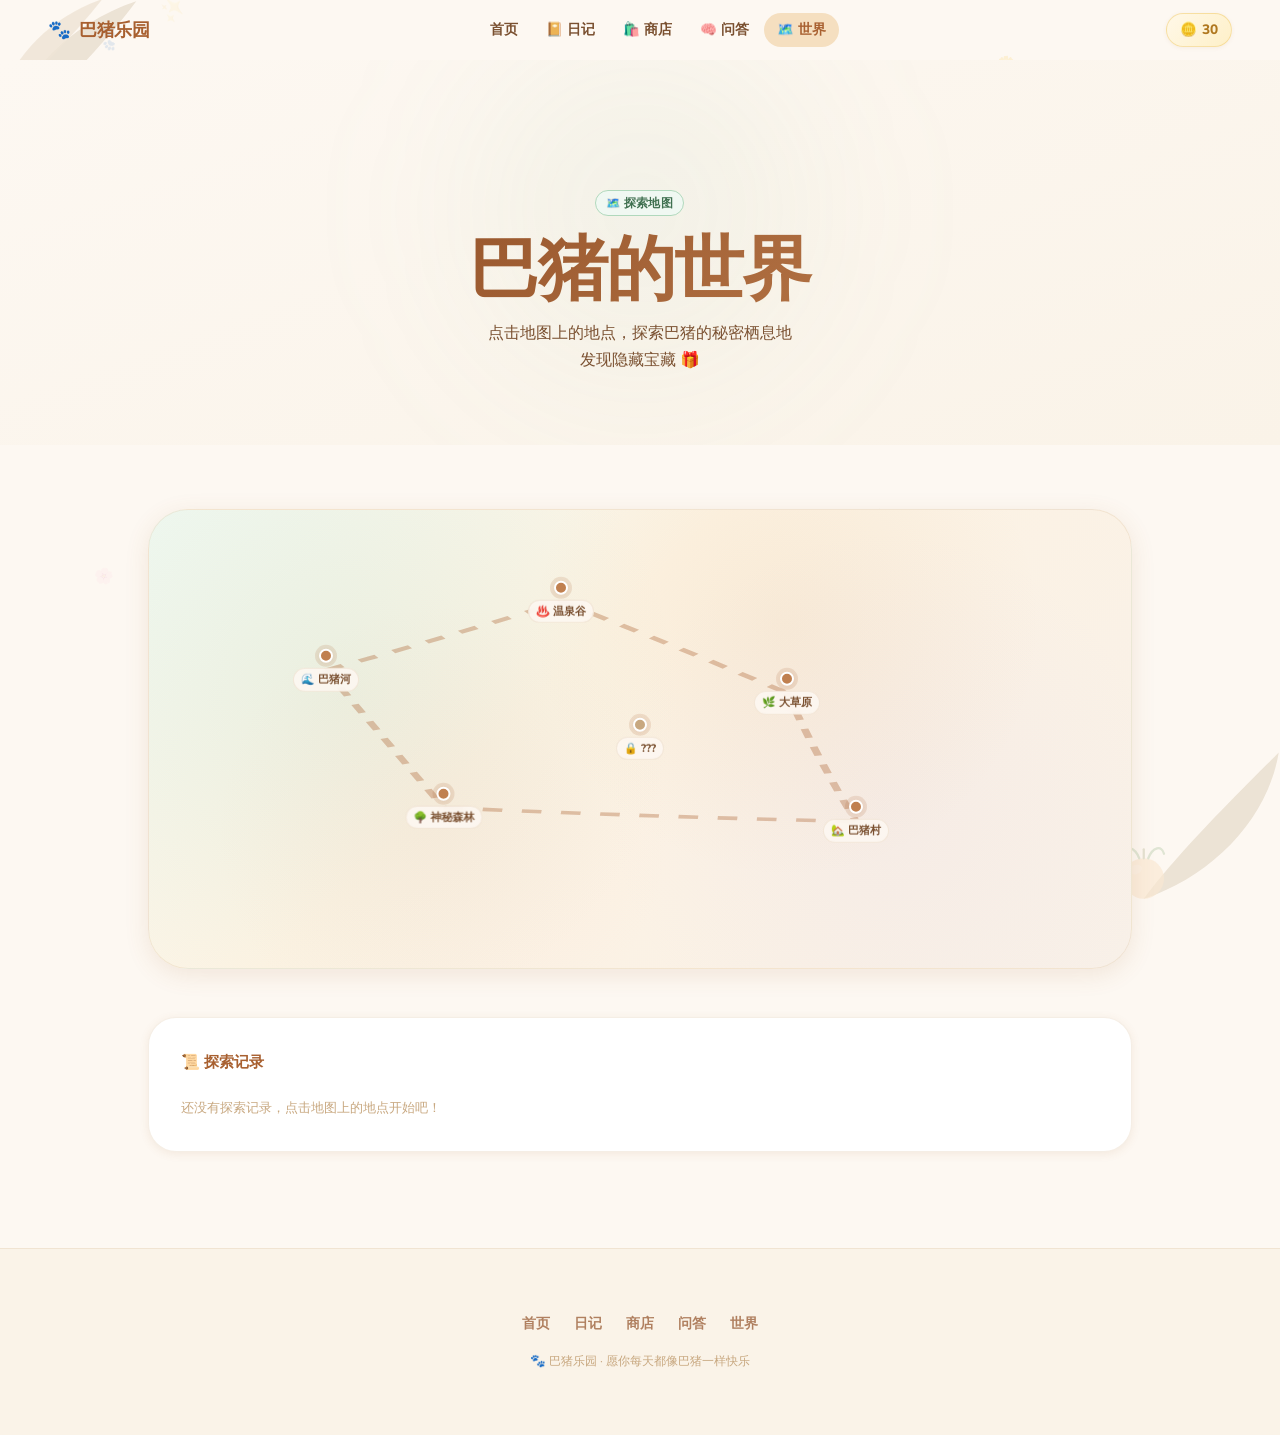
<file: capybara/world.html>
<!DOCTYPE html>
<html lang="zh-CN">
<head>
  <meta charset="UTF-8" />
  <meta name="viewport" content="width=device-width, initial-scale=1.0" />
  <meta name="description" content="巴猪世界 - 探索巴猪的秘密栖息地，发现隐藏宝藏" />
  <link rel="icon" href="data:image/svg+xml,<svg xmlns='http://www.w3.org/2000/svg' viewBox='0 0 100 100'><text y='.9em' font-size='90'>🗺️</text></svg>" />
  <title>🗺️ 巴猪世界</title>
  <link rel="stylesheet" href="design-system.css" />
  <link rel="stylesheet" href="world.css" />
</head>
<body>
<canvas id="canvas-bg"></canvas>

<div class="corner-deco" aria-hidden="true">
  <svg class="deco deco-tl" viewBox="0 0 160 160" xmlns="http://www.w3.org/2000/svg">
    <g opacity="0.15"><path d="M10,140 C20,80 70,30 130,10 C100,50 60,90 10,140Z" fill="#8B6A30"/>
    <path d="M5,110 C15,65 50,25 100,8 C75,40 40,75 5,110Z" fill="#A07838" opacity="0.8"/></g>
  </svg>
  <svg class="deco deco-br" viewBox="0 0 160 160" xmlns="http://www.w3.org/2000/svg">
    <g opacity="0.15"><path d="M150,20 C140,80 90,130 30,150 C60,110 100,70 150,20Z" fill="#8B6A30"/>
    <circle cx="30" cy="132" r="18" fill="#E8901A" opacity="0.65"/>
    <ellipse cx="23" cy="124" rx="5.5" ry="4" fill="white" opacity="0.22" transform="rotate(-20,23,124)"/>
    <line x1="30" y1="114" x2="30" y2="106" stroke="#5A6018" stroke-width="2" stroke-linecap="round"/>
    <path d="M26,114 C22,104 14,102 12,110" stroke="#3A7A28" stroke-width="2" fill="none" stroke-linecap="round"/>
    <path d="M34,114 C38,104 46,102 48,110" stroke="#3A7A28" stroke-width="2" fill="none" stroke-linecap="round"/></g>
  </svg>
</div>

<nav class="nav">
  <a href="index.html" class="nav-logo"><span>🐾</span> 巴猪乐园</a>
  <div class="nav-links">
    <a href="index.html" class="nav-link">首页</a>
    <a href="diary.html" class="nav-link">📔 日记</a>
    <a href="shop.html"  class="nav-link">🛍️ 商店</a>
    <a href="quiz.html"  class="nav-link">🧠 问答</a>
    <a href="world.html" class="nav-link active">🗺️ 世界</a>
  </div>
  <div class="nav-coins"><span>🪙</span><span id="navCoins">0</span></div>
  <button class="nav-menu-btn" id="navMenuBtn">☰</button>
</nav>

<section class="page-hero">
  <div class="glow-orb" style="width:500px;height:500px;background:radial-gradient(circle,rgba(142,196,160,0.10),transparent 70%);top:-100px;left:50%;transform:translateX(-50%)"></div>
  <div class="container text-center">
    <div class="badge badge-green reveal mb-md">🗺️ 探索地图</div>
    <h1 class="heading-xl gradient-text-2 reveal reveal-delay-1">巴猪的世界</h1>
    <p class="page-hero-desc reveal reveal-delay-2">点击地图上的地点，探索巴猪的秘密栖息地<br>发现隐藏宝藏 🎁</p>
  </div>
</section>

<!-- 世界地图 -->
<section class="world-section">
  <div class="container">
    <div class="world-map reveal" id="worldMap">
      <!-- 地图背景装饰 -->
      <div class="map-bg-deco"></div>

      <!-- 地点标记 -->
      <div class="map-pin" style="left:18%;top:35%" data-id="river">
        <div class="pin-dot"></div>
        <div class="pin-label">🌊 巴猪河</div>
      </div>
      <div class="map-pin" style="left:42%;top:20%" data-id="hotspring">
        <div class="pin-dot"></div>
        <div class="pin-label">♨️ 温泉谷</div>
      </div>
      <div class="map-pin" style="left:65%;top:40%" data-id="grassland">
        <div class="pin-dot"></div>
        <div class="pin-label">🌿 大草原</div>
      </div>
      <div class="map-pin" style="left:30%;top:65%" data-id="forest">
        <div class="pin-dot"></div>
        <div class="pin-label">🌳 神秘森林</div>
      </div>
      <div class="map-pin" style="left:72%;top:68%" data-id="village">
        <div class="pin-dot"></div>
        <div class="pin-label">🏡 巴猪村</div>
      </div>
      <div class="map-pin locked" style="left:50%;top:50%" data-id="secret">
        <div class="pin-dot"></div>
        <div class="pin-label">🔒 ???</div>
      </div>

      <!-- 路径连线 SVG -->
      <svg class="map-paths" viewBox="0 0 100 100" preserveAspectRatio="none">
        <path d="M18,35 Q30,28 42,20" stroke="rgba(168,96,48,0.35)" stroke-width="0.8" fill="none" stroke-dasharray="2,2"/>
        <path d="M42,20 Q54,30 65,40" stroke="rgba(168,96,48,0.35)" stroke-width="0.8" fill="none" stroke-dasharray="2,2"/>
        <path d="M18,35 Q24,50 30,65" stroke="rgba(168,96,48,0.35)" stroke-width="0.8" fill="none" stroke-dasharray="2,2"/>
        <path d="M30,65 Q51,67 72,68" stroke="rgba(168,96,48,0.35)" stroke-width="0.8" fill="none" stroke-dasharray="2,2"/>
        <path d="M65,40 Q68,54 72,68" stroke="rgba(168,96,48,0.35)" stroke-width="0.8" fill="none" stroke-dasharray="2,2"/>
      </svg>
    </div>

    <!-- 地点详情弹窗 -->
    <div class="location-panel" id="locationPanel" style="display:none">
      <button class="panel-close" id="panelClose">✕</button>
      <div class="panel-icon" id="panelIcon">🌊</div>
      <h3 class="panel-title" id="panelTitle">巴猪河</h3>
      <p class="panel-desc" id="panelDesc"></p>
      <div class="panel-activity" id="panelActivity"></div>
      <div class="panel-reward" id="panelReward" style="display:none"></div>
      <button class="btn btn-primary panel-visit" id="panelVisit">探索这里 🐾</button>
    </div>

    <!-- 探索记录 -->
    <div class="explore-log reveal mt-2xl">
      <h3 class="log-title">📜 探索记录</h3>
      <div class="log-list" id="logList">
        <div class="log-empty">还没有探索记录，点击地图上的地点开始吧！</div>
      </div>
    </div>
  </div>
</section>

<footer class="footer">
  <div class="footer-links">
    <a href="index.html">首页</a><a href="diary.html">日记</a>
    <a href="shop.html">商店</a><a href="quiz.html">问答</a><a href="world.html">世界</a>
  </div>
  <p class="footer-copy mt-md">🐾 巴猪乐园 · 愿你每天都像巴猪一样快乐</p>
</footer>

<script src="core.js"></script>
<script src="world.js"></script>
</body>
</html>
</file>
<file: capybara/design-system.css>
/* ============================================
   巴猪乐园 · 设计系统 v3.0
   浅色暖奶油系 · 动漫风 · 丝滑动效
   ============================================ */

@import url('https://fonts.googleapis.com/css2?family=Nunito:wght@400;600;700;800;900&display=swap');

:root {
  /* ── 背景色阶（奶油暖白） ── */
  --bg:        #fdf8f2;
  --bg-2:      #faf3e8;
  --bg-3:      #f5ebe0;

  /* ── 表面 ── */
  --surface:   #ffffff;
  --surface-2: rgba(255,255,255,0.7);
  --surface-3: rgba(253,248,242,0.85);

  /* ── 边框 ── */
  --border:    rgba(200,160,110,0.18);
  --border-2:  rgba(200,160,110,0.30);

  /* ── 品牌棕色系 ── */
  --brown-50:  #fdf3e3;
  --brown-100: #f5dfc0;
  --brown-200: #e8c49a;
  --brown-300: #d4a070;
  --brown-400: #c08050;
  --brown-500: #a86030;   /* 主色 */
  --brown-600: #8a4820;
  --brown-700: #6a3010;

  /* ── 点缀色（柔和版） ── */
  --peach:     #f4a882;
  --rose:      #f0a0b0;
  --sage:      #8ec4a0;
  --sky:       #90c8e0;
  --gold:      #e8b840;
  --lavender:  #c0a8e0;

  /* ── 文字 ── */
  --text-1:    #3d2810;   /* 主文字 深棕 */
  --text-2:    #7a5030;   /* 次文字 */
  --text-3:    #b08060;   /* 辅助文字 */
  --text-4:    #c8a880;   /* 占位/禁用 */

  /* ── 间距 ── */
  --sp-1: 4px;  --sp-2: 8px;  --sp-3: 12px;
  --sp-4: 16px; --sp-5: 24px; --sp-6: 32px;
  --sp-7: 48px; --sp-8: 64px; --sp-9: 96px;

  /* ── 圆角 ── */
  --r-sm: 8px; --r-md: 14px; --r-lg: 20px;
  --r-xl: 28px; --r-2xl: 40px; --r-full: 9999px;

  /* ── 阴影（暖色调） ── */
  --shadow-xs: 0 1px 4px rgba(160,96,48,0.08);
  --shadow-sm: 0 2px 10px rgba(160,96,48,0.10);
  --shadow-md: 0 6px 24px rgba(160,96,48,0.12);
  --shadow-lg: 0 16px 48px rgba(160,96,48,0.14);
  --shadow-xl: 0 32px 80px rgba(160,96,48,0.16);

  /* ── 动效 ── */
  --ease-out:    cubic-bezier(0.0, 0.0, 0.2, 1);
  --ease-in-out: cubic-bezier(0.4, 0.0, 0.2, 1);
  --ease-spring: cubic-bezier(0.34, 1.56, 0.64, 1);
  --ease-bounce: cubic-bezier(0.175, 0.885, 0.32, 1.4);
  --t-fast:   120ms;
  --t-base:   240ms;
  --t-slow:   480ms;
  --t-slower: 720ms;
}

/* ── Reset ── */
*, *::before, *::after { margin:0; padding:0; box-sizing:border-box; }
html { scroll-behavior: smooth; }
body {
  font-family: 'Nunito', 'PingFang SC', sans-serif;
  background: var(--bg);
  color: var(--text-1);
  overflow-x: hidden;
  -webkit-font-smoothing: antialiased;
  line-height: 1.6;
}

/* ── 滚动条 ── */
::-webkit-scrollbar { width: 5px; }
::-webkit-scrollbar-track { background: var(--bg-2); }
::-webkit-scrollbar-thumb { background: var(--brown-200); border-radius: var(--r-full); }
::-webkit-scrollbar-thumb:hover { background: var(--brown-300); }
::selection { background: rgba(168,96,48,0.15); }

/* ============================================
   导航
   ============================================ */
.nav {
  position: fixed; top:0; left:0; right:0; z-index:1000;
  height: 60px;
  display: flex; align-items: center; justify-content: space-between;
  padding: 0 var(--sp-7);
  transition: background var(--t-base) var(--ease-out),
              box-shadow var(--t-base) var(--ease-out);
}
.nav.scrolled {
  background: rgba(253,248,242,0.75);
  backdrop-filter: blur(20px) saturate(180%);
  -webkit-backdrop-filter: blur(20px) saturate(180%);
  box-shadow: 0 1px 0 var(--border), var(--shadow-sm);
}
.nav-logo {
  font-size: 1.15rem; font-weight: 900;
  color: var(--brown-500); text-decoration: none;
  display: flex; align-items: center; gap: var(--sp-2);
  letter-spacing: -0.01em;
}
.nav-links { display: flex; align-items: center; gap: 2px; }
.nav-link {
  padding: 6px 13px; border-radius: var(--r-full);
  font-size: 0.85rem; font-weight: 700;
  color: var(--text-2); text-decoration: none;
  transition: color var(--t-fast), background var(--t-fast);
}
.nav-link:hover { color: var(--brown-500); background: var(--brown-50); }
.nav-link.active { color: var(--brown-500); background: var(--brown-100); }
.nav-coins {
  display: flex; align-items: center; gap: 5px;
  background: linear-gradient(135deg, #fff8e8, #fef0c8);
  border: 1px solid rgba(232,184,64,0.35);
  border-radius: var(--r-full);
  padding: 5px 13px;
  font-size: 0.85rem; font-weight: 800;
  color: #b07820;
  box-shadow: var(--shadow-xs);
  transition: box-shadow var(--t-base);
}
.nav-coins:hover { box-shadow: 0 0 0 3px rgba(232,184,64,0.2), var(--shadow-sm); }
.nav-menu-btn {
  display: none; align-items: center; justify-content: center;
  width: 34px; height: 34px;
  background: var(--surface); border: 1px solid var(--border);
  border-radius: var(--r-md); cursor: pointer;
  color: var(--text-2); font-size: 1rem;
}
@media (max-width: 768px) {
  .nav { padding: 0 var(--sp-4); }
  .nav-links { display: none; }
  .nav-links.open {
    display: flex; flex-direction: column;
    position: fixed; top: 60px; left:0; right:0;
    background: rgba(253,248,242,0.97);
    backdrop-filter: blur(16px);
    padding: var(--sp-4); gap: var(--sp-2);
    box-shadow: var(--shadow-md);
    border-bottom: 1px solid var(--border);
  }
  .nav-menu-btn { display: flex; }
}

/* ============================================
   卡片 / 表面
   ============================================ */
.card {
  background: var(--surface);
  border: 1px solid var(--border);
  border-radius: var(--r-xl);
  box-shadow: var(--shadow-sm);
}
.card-soft {
  background: var(--bg-2);
  border: 1px solid var(--border);
  border-radius: var(--r-xl);
}

/* ============================================
   按钮
   ============================================ */
.btn {
  display: inline-flex; align-items: center; gap: var(--sp-2);
  padding: 11px 26px; border-radius: var(--r-full);
  font-family: 'Nunito', sans-serif;
  font-size: 0.9rem; font-weight: 800;
  cursor: pointer; border: none; text-decoration: none;
  transition: transform var(--t-fast) var(--ease-spring),
              box-shadow var(--t-base) var(--ease-out);
  user-select: none; white-space: nowrap;
  will-change: transform;
}
.btn:active { transform: scale(0.94) !important; transition-duration: 80ms; }

.btn-primary {
  background: linear-gradient(145deg, var(--brown-400), var(--brown-500));
  color: #fff;
  box-shadow: 0 3px 12px rgba(168,96,48,0.30), 0 1px 3px rgba(168,96,48,0.20);
}
.btn-primary:hover {
  transform: translateY(-2px) scale(1.02);
  box-shadow: 0 6px 20px rgba(168,96,48,0.35), 0 2px 6px rgba(168,96,48,0.20);
}

.btn-soft {
  background: rgba(245,240,230,0.65);
  backdrop-filter: blur(8px);
  -webkit-backdrop-filter: blur(8px);
  color: var(--brown);
  border: 1.5px solid rgba(139,90,43,0.18);
  box-shadow: var(--shadow-xs);
}
.btn-soft:hover {
  background: rgba(237,229,216,0.85);
  transform: translateY(-1px);
  box-shadow: var(--shadow-sm);
}

.btn-gold {
  background: linear-gradient(145deg, #f0c840, #e8a820);
  color: #5a3800;
  box-shadow: 0 3px 12px rgba(232,168,32,0.30);
}
.btn-gold:hover {
  transform: translateY(-2px) scale(1.02);
  box-shadow: 0 6px 20px rgba(232,168,32,0.40);
}

/* ============================================
   徽章
   ============================================ */
.badge {
  display: inline-flex; align-items: center; gap: 4px;
  padding: 3px 10px; border-radius: var(--r-full);
  font-size: 0.72rem; font-weight: 800; letter-spacing: 0.03em;
}
.badge-brown  { background: var(--brown-50);  color: var(--brown-500); border: 1px solid var(--brown-100); }
.badge-gold   { background: #fff8e0; color: #a07010; border: 1px solid #f0d870; }
.badge-rose   { background: #fff0f3; color: #c05070; border: 1px solid #f0c0cc; }
.badge-sage   { background: #f0f8f2; color: #407050; border: 1px solid #b0d8bc; }
.badge-sky    { background: #f0f6fc; color: #306080; border: 1px solid #a8d0e8; }

/* ============================================
   标题
   ============================================ */
.heading-xl {
  font-size: clamp(2.4rem, 5.5vw, 4.5rem);
  font-weight: 900; line-height: 1.08; letter-spacing: -0.025em;
  color: var(--text-1);
}
.heading-lg {
  font-size: clamp(1.7rem, 3.5vw, 2.6rem);
  font-weight: 900; line-height: 1.12; letter-spacing: -0.02em;
  color: var(--text-1);
}
.heading-md {
  font-size: clamp(1.1rem, 2vw, 1.5rem);
  font-weight: 800; line-height: 1.2;
  color: var(--text-1);
}
.gradient-text {
  background: linear-gradient(135deg, var(--brown-500) 0%, var(--peach) 50%, var(--rose) 100%);
  -webkit-background-clip: text; -webkit-text-fill-color: transparent; background-clip: text;
}
.gradient-text-warm {
  background: linear-gradient(135deg, var(--brown-600) 0%, var(--brown-400) 100%);
  -webkit-background-clip: text; -webkit-text-fill-color: transparent; background-clip: text;
}

/* ============================================
   滚动进场
   ============================================ */
.reveal {
  opacity: 0; transform: translateY(24px);
  transition: opacity var(--t-slow) var(--ease-out),
              transform var(--t-slow) var(--ease-out);
  will-change: opacity, transform;
}
.reveal.visible { opacity: 1; transform: translateY(0); }
.reveal-delay-1 { transition-delay: 80ms; }
.reveal-delay-2 { transition-delay: 160ms; }
.reveal-delay-3 { transition-delay: 240ms; }
.reveal-delay-4 { transition-delay: 320ms; }
.reveal-delay-5 { transition-delay: 400ms; }

/* ============================================
   Canvas 粒子
   ============================================ */
#canvas-bg {
  position: fixed; top:0; left:0;
  width:100%; height:100%;
  pointer-events: none; z-index:0; opacity:0.5;
}

/* ============================================
   角落装饰
   ============================================ */
.corner-deco {
  position: fixed;
  inset: 0;
  pointer-events: none;
  z-index: 0;
  overflow: hidden;
}
.deco { position: absolute; }

.deco-tl {
  top: -10px; left: -10px;
  width: 180px; height: 180px;
  animation: decoFloat1 8s ease-in-out infinite;
}
.deco-tr {
  top: -10px; right: -10px;
  width: 180px; height: 180px;
  animation: decoFloat2 9s ease-in-out infinite;
  animation-delay: -2s;
}
.deco-bl {
  bottom: -10px; left: -10px;
  width: 180px; height: 180px;
  animation: decoFloat3 10s ease-in-out infinite;
  animation-delay: -4s;
}
.deco-br {
  bottom: -10px; right: -10px;
  width: 180px; height: 180px;
  animation: decoFloat1 8.5s ease-in-out infinite;
  animation-delay: -6s;
}
.deco-ml {
  top: 45%; left: -8px;
  width: 70px; height: 140px;
  animation: decoFloat2 11s ease-in-out infinite;
  animation-delay: -3s;
}
.deco-mr {
  top: 38%; right: -8px;
  width: 60px; height: 60px;
  animation: decoFloat3 9.5s ease-in-out infinite;
  animation-delay: -5s;
}

@keyframes decoFloat1 {
  0%,100%{ transform: translate(0,0)      rotate(0deg); }
  33%    { transform: translate(4px,-6px)  rotate(1.5deg); }
  66%    { transform: translate(-3px,4px)  rotate(-1deg); }
}
@keyframes decoFloat2 {
  0%,100%{ transform: translate(0,0)       rotate(0deg); }
  40%    { transform: translate(-5px,-4px) rotate(-1.5deg); }
  70%    { transform: translate(3px,5px)   rotate(1deg); }
}
@keyframes decoFloat3 {
  0%,100%{ transform: translate(0,0)       rotate(0deg); }
  30%    { transform: translate(3px,5px)   rotate(1deg); }
  65%    { transform: translate(-4px,-3px) rotate(-1.5deg); }
}

/* 主体内容层级高于装饰 */
.nav, section, footer { position: relative; z-index: 1; }

/* ============================================
   光晕
   ============================================ */
.glow-orb {
  position: absolute; border-radius: 50%;
  filter: blur(70px); pointer-events: none;
  animation: orbDrift 10s ease-in-out infinite;
}
@keyframes orbDrift {
  0%,100% { transform: translate(0,0); }
  33%     { transform: translate(20px,-15px); }
  66%     { transform: translate(-15px,10px); }
}

/* ============================================
   Toast
   ============================================ */
.toast-container {
  position: fixed; bottom: 28px; left: 50%;
  transform: translateX(-50%);
  z-index: 9999; display: flex; flex-direction: column;
  gap: 6px; align-items: center; pointer-events: none;
}
.toast {
  background: var(--surface);
  border: 1px solid var(--border-2);
  color: var(--text-1);
  padding: 10px 22px; border-radius: var(--r-full);
  font-weight: 700; font-size: 0.875rem; white-space: nowrap;
  box-shadow: var(--shadow-md);
  animation: toastIn 0.35s var(--ease-spring) forwards;
}
.toast.out { animation: toastOut 0.25s var(--ease-out) forwards; }
@keyframes toastIn  { from{opacity:0;transform:translateY(12px) scale(0.92)} to{opacity:1;transform:translateY(0) scale(1)} }
@keyframes toastOut { from{opacity:1;transform:translateY(0) scale(1)} to{opacity:0;transform:translateY(-6px) scale(0.96)} }

/* ============================================
   金币弹出
   ============================================ */
.coin-pop {
  position: fixed; pointer-events: none; z-index: 9998;
  font-size: 1rem; font-weight: 900; color: #b07820;
  animation: coinFly 1.1s var(--ease-out) forwards;
}
@keyframes coinFly {
  0%   { opacity:0; transform:translateY(0) scale(0.6); }
  15%  { opacity:1; transform:translateY(-16px) scale(1.15); }
  75%  { opacity:1; transform:translateY(-70px) scale(1); }
  100% { opacity:0; transform:translateY(-100px) scale(0.85); }
}

/* ============================================
   页脚
   ============================================ */
.footer {
  position: relative; z-index:1;
  border-top: 1px solid var(--border);
  padding: var(--sp-8) var(--sp-7);
  text-align: center;
  background: var(--bg-2);
}
.footer-links { display:flex; justify-content:center; gap:var(--sp-5); margin-bottom:var(--sp-3); }
.footer-links a { color:var(--text-3); text-decoration:none; font-size:0.85rem; font-weight:700; transition:color var(--t-fast); }
.footer-links a:hover { color:var(--brown-500); }
.footer-copy { color:var(--text-4); font-size:0.78rem; }

/* ============================================
   工具类
   ============================================ */
.container { max-width: 1080px; margin:0 auto; padding: 0 var(--sp-7); }
@media (max-width:600px) { .container { padding: 0 var(--sp-4); } }
.text-center { text-align: center; }
.mt-1{margin-top:var(--sp-1)} .mt-2{margin-top:var(--sp-2)} .mt-3{margin-top:var(--sp-3)}
.mt-4{margin-top:var(--sp-4)} .mt-5{margin-top:var(--sp-5)} .mt-6{margin-top:var(--sp-6)}
.mt-7{margin-top:var(--sp-7)} .mt-8{margin-top:var(--sp-8)}
.mb-2{margin-bottom:var(--sp-2)} .mb-3{margin-bottom:var(--sp-3)} .mb-4{margin-bottom:var(--sp-4)}
.mb-5{margin-bottom:var(--sp-5)} .mb-6{margin-bottom:var(--sp-6)}
/* ── 兼容旧类名 ── */
.badge-pink  { background: #fff0f3; color: #c05070; border: 1px solid #f0c0cc; }
.badge-green { background: #f0f8f2; color: #407050; border: 1px solid #b0d8bc; }
.gradient-text-2 {
  background: linear-gradient(135deg, var(--brown-600) 0%, var(--brown-400) 100%);
  -webkit-background-clip: text; -webkit-text-fill-color: transparent; background-clip: text;
}
.mt-2xl{margin-top:var(--sp-7)} .mb-md{margin-bottom:var(--sp-4)} .mb-lg{margin-bottom:var(--sp-5)}

.mt-md{margin-top:var(--sp-4)} .mt-lg{margin-top:var(--sp-5)} .mt-xl{margin-top:var(--sp-6)}
.mt-2xl{margin-top:var(--sp-7)} .mb-md{margin-bottom:var(--sp-4)} .mb-lg{margin-bottom:var(--sp-5)}
</file>
<file: capybara/index.css>
/* ============================================
   首页样式 v3.0 · 浅色暖系 · 动漫巴猪
   ============================================ */

/* ── Hero ── */
.hero {
  position: relative; min-height: 100vh;
  display: flex; flex-direction: column; justify-content: center;
  overflow: hidden; padding-top: 60px;
  background:
    radial-gradient(ellipse at 20% 50%, rgba(232,184,64,0.07) 0%, transparent 50%),
    radial-gradient(ellipse at 80% 20%, rgba(244,168,130,0.08) 0%, transparent 45%),
    radial-gradient(ellipse at 60% 90%, rgba(142,196,160,0.06) 0%, transparent 40%),
    linear-gradient(160deg, var(--bg) 0%, var(--bg-2) 55%, var(--bg-3) 100%);
}
.hero-inner {
  display: grid; grid-template-columns: 1fr 1fr;
  align-items: center; gap: 40px;
  padding: var(--sp-9) 0 var(--sp-8);
}
@media (max-width:900px) {
  .hero-inner { grid-template-columns: 1fr; text-align:center; gap:32px; padding-top:var(--sp-7); }
  .hero-actions { justify-content:center; }
  .mood-widget { max-width:320px; margin:0 auto; }
  .hero-quick  { justify-content:center; }
}

/* 标题字号自适应，防止截断 */
.hero-text .heading-xl {
  font-size: clamp(1.9rem, 3.5vw, 4rem);
}
.hero-text .gradient-text {
  font-size: clamp(2.4rem, 4.5vw, 5rem);
  display: block;
}

.hero-desc {
  font-size: 1.05rem; color: var(--text-2); line-height: 1.75;
  margin: var(--sp-4) 0 var(--sp-6);
}
.hero-actions { display:flex; gap:var(--sp-3); flex-wrap:wrap; }

.pet-msg {
  margin-top: var(--sp-4); min-height: 26px;
  font-size: 0.95rem; font-weight: 700; color: var(--brown-500);
  opacity: 0; transform: translateY(5px);
  transition: opacity 0.28s var(--ease-out), transform 0.28s var(--ease-out);
}
.pet-msg.show { opacity:1; transform:translateY(0); }

/* 心情条 */
.mood-widget {
  margin-top: var(--sp-6);
  padding: var(--sp-4) var(--sp-5);
  background: rgba(255,255,255,0.55);
  backdrop-filter: blur(8px);
  -webkit-backdrop-filter: blur(8px);
  border: 1px solid rgba(200,160,110,0.22);
  border-radius: var(--r-lg);
  box-shadow: var(--shadow-xs);
}
.mood-label {
  display:flex; justify-content:space-between;
  font-size:0.8rem; font-weight:700; color:var(--text-3);
  margin-bottom: var(--sp-2);
}
.mood-track {
  position:relative; height:7px;
  background: var(--bg-3); border-radius:var(--r-full); overflow:visible;
}
.mood-fill {
  height:100%;
  background: linear-gradient(90deg, var(--brown-300), var(--peach));
  border-radius:var(--r-full);
  transition: width 0.6s var(--ease-out), background 0.4s var(--ease-out), box-shadow 0.3s;
  position:relative;
}
.mood-fill::after {
  content:''; position:absolute; right:-1px; top:50%;
  transform:translateY(-50%);
  width:13px; height:13px; background:white;
  border-radius:50%;
  box-shadow: 0 0 0 2px var(--peach), var(--shadow-xs);
  transition: box-shadow 0.3s;
}
/* 心情表情弹跳 */
#moodEmoji {
  display:inline-block;
  transition: transform 0.3s var(--ease-spring);
}

/* ══════════════════════════════════════════
   卡皮巴拉 SVG · 横卧比例 · 精细动画
   ══════════════════════════════════════════ */
.hero-capy-wrap { display:flex; justify-content:center; align-items:center; }

.capy-stage {
  position:relative; width:300px; height:300px;
  display:flex; align-items:center; justify-content:center;
}

/* 地面阴影 */
.capy-ground {
  position:absolute; bottom:4px; left:50%;
  transform:translateX(-50%);
  width:200px; height:16px;
  background: radial-gradient(ellipse, rgba(140,70,20,0.16) 0%, transparent 70%);
  border-radius:50%;
  animation: shadowBreath 4s ease-in-out infinite;
}
@keyframes shadowBreath {
  0%,100%{ transform:translateX(-50%) scaleX(1); }
  50%    { transform:translateX(-50%) scaleX(0.85); }
}

/* 光晕（圆形） */
.capy-halo {
  position:absolute; width:280px; height:280px; border-radius:50%;
  background: radial-gradient(circle,
    rgba(220,160,80,0.16) 0%,
    rgba(220,160,80,0.06) 55%,
    transparent 70%);
  animation: haloPulse 4s ease-in-out infinite;
}
@keyframes haloPulse {
  0%,100%{ transform:scale(1);    opacity:0.7; }
  50%    { transform:scale(1.08); opacity:1; }
}

/* 巴猪容器 */
.capy3d {
  position:relative; cursor:pointer;
  will-change: transform;
  animation: capyFloat 4.5s ease-in-out infinite;
}
@keyframes capyFloat {
  0%,100%{ transform:translateY(0)    rotate(0deg); }
  50%    { transform:translateY(-9px) rotate(0.5deg); }
}
.capy3d:hover {
  animation-play-state: paused;
  transform: scale(1.05) translateY(-7px) !important;
  transition: transform 0.3s var(--ease-spring);
}
.capy3d.bounce {
  animation: capyBounce 0.55s var(--ease-spring) forwards;
}
@keyframes capyBounce {
  0%  { transform:scale(1)    translateY(0)     rotate(0deg); }
  22% { transform:scale(1.08) translateY(-14px) rotate(-2.5deg); }
  52% { transform:scale(0.95) translateY(3px)   rotate(1.5deg); }
  78% { transform:scale(1.03) translateY(-4px)  rotate(-0.8deg); }
  100%{ transform:scale(1)    translateY(0)     rotate(0deg); }
}
.capy3d.happy {
  animation: capyHappy 0.65s var(--ease-spring) forwards;
}
@keyframes capyHappy {
  0%  { transform:scale(1)    rotate(0deg); }
  16% { transform:scale(1.10) rotate(-4deg); }
  34% { transform:scale(1.08) rotate(4deg); }
  52% { transform:scale(1.09) rotate(-2.5deg); }
  72% { transform:scale(1.04) rotate(1.5deg); }
  100%{ transform:scale(1)    rotate(0deg); }
}
/* 晃头：左右摇摆，比 happy 更夸张 */
.capy3d.shake {
  animation: capyShake 0.5s var(--ease-spring) forwards;
}
@keyframes capyShake {
  0%  { transform:rotate(0deg)   scale(1); }
  15% { transform:rotate(-8deg)  scale(1.06); }
  30% { transform:rotate(8deg)   scale(1.06); }
  45% { transform:rotate(-6deg)  scale(1.04); }
  60% { transform:rotate(6deg)   scale(1.04); }
  75% { transform:rotate(-3deg)  scale(1.02); }
  90% { transform:rotate(2deg)   scale(1.01); }
  100%{ transform:rotate(0deg)   scale(1); }
}

/* SVG 本体（正方形头像） */
.capy-svg {
  width: 260px; height: 260px;
  overflow: visible;
  filter:
    drop-shadow(0 20px 40px rgba(120,60,20,0.22))
    drop-shadow(0 6px 14px rgba(120,60,20,0.14));
}

/* 眨眼 */
.eye-group   { animation: blinkAnim 5.5s ease-in-out infinite; }
.eye-group-r { animation: blinkAnim 5.5s ease-in-out infinite; animation-delay:0.12s; }
@keyframes blinkAnim {
  0%,40%,54%,100%{ transform:scaleY(1);    transform-origin:center; }
  47%            { transform:scaleY(0.08); transform-origin:center; }
}

/* 耳朵偶尔抖动 */
.ear-l {
  animation: earWigL 7s ease-in-out infinite;
  transform-origin: 44px 82px;
}
.ear-r {
  animation: earWigR 7s ease-in-out infinite;
  transform-origin: 196px 82px;
  animation-delay: 0.4s;
}
@keyframes earWigL {
  0%,78%,100%{ transform:rotate(0deg); }
  82%{ transform:rotate(-8deg); }
  88%{ transform:rotate(5deg); }
  94%{ transform:rotate(-3deg); }
}
@keyframes earWigR {
  0%,78%,100%{ transform:rotate(0deg); }
  82%{ transform:rotate(8deg); }
  88%{ transform:rotate(-5deg); }
  94%{ transform:rotate(3deg); }
}

/* 腮红呼吸 */
.cheek { animation: cheekBreath 3.5s ease-in-out infinite; }
@keyframes cheekBreath {
  0%,100%{ opacity:0.35; } 50%{ opacity:0.55; }
}

/* 道具 */
.c-item {
  position:absolute; top:-18px; left:50%;
  transform:translateX(-50%);
  font-size:2rem; pointer-events:none;
  filter:drop-shadow(0 3px 6px rgba(0,0,0,0.15));
  animation:itemBob 2.2s ease-in-out infinite;
  transition:all 0.3s var(--ease-spring);
}
@keyframes itemBob {
  0%,100%{ transform:translateX(-50%) translateY(0); }
  50%    { transform:translateX(-50%) translateY(-5px); }
}

/* 爱心粒子遮罩 */
.capy-overlay { position:absolute; inset:0; pointer-events:none; }

/* 爱心粒子 */
.heart-particle {
  position:absolute; pointer-events:none;
  animation:heartFloat 1s var(--ease-out) forwards;
}
@keyframes heartFloat {
  0%  { opacity:1; transform:translateY(0)     scale(0.5); }
  30% { opacity:1; transform:translateY(-22px) scale(1.1); }
  100%{ opacity:0; transform:translateY(-75px) scale(0.8); }
}

/* 水波纹 */
.ripple-container { position:absolute; inset:0; pointer-events:none; }
.ripple {
  position:absolute; border-radius:50%;
  border:2px solid rgba(168,96,48,0.3);
  animation:rippleOut 0.9s var(--ease-out) forwards;
}
@keyframes rippleOut {
  from{ transform:scale(0); opacity:0.9; }
  to  { transform:scale(4); opacity:0; }
}

/* 滚动提示 */
.scroll-hint {
  position:absolute; bottom:28px; left:50%; transform:translateX(-50%);
  display:flex; flex-direction:column; align-items:center; gap:6px;
  color:var(--text-4); font-size:0.7rem; font-weight:700;
  letter-spacing:0.08em; text-transform:uppercase;
  animation:scrollBob 2.2s ease-in-out infinite;
}
.scroll-dot { width:5px; height:5px; background:var(--brown-300); border-radius:50%; }
@keyframes scrollBob {
  0%,100%{ opacity:0.5; transform:translateX(-50%) translateY(0); }
  50%    { opacity:1;   transform:translateX(-50%) translateY(5px); }
}

/* ── 快捷跳转栏 ── */
.hero-quick {
  margin-top:var(--sp-5);
  display:flex; gap:var(--sp-3); flex-wrap:wrap;
}
.quick-item {
  display:flex; align-items:center; gap:var(--sp-2);
  padding:8px 14px; border-radius:var(--r-full);
  background: rgba(255,255,255,0.55);
  backdrop-filter: blur(8px);
  -webkit-backdrop-filter: blur(8px);
  border:1.5px solid rgba(200,160,110,0.20);
  text-decoration:none; color:var(--text-2);
  font-size:0.82rem; font-weight:700;
  box-shadow: 0 2px 8px rgba(160,96,48,0.08);
  transition:transform var(--t-fast) var(--ease-spring),
             box-shadow var(--t-fast), border-color var(--t-fast),
             background var(--t-fast);
}
.quick-item:hover {
  transform:translateY(-2px);
  background: rgba(255,255,255,0.75);
  box-shadow:var(--shadow-sm);
  border-color:var(--border-2);
  color:var(--brown-500);
}
.quick-icon { font-size:1rem; }
.quick-coins { font-size:0.78rem; color:#a07010; font-weight:800; margin-left:2px; }
.quick-tag {
  font-size:0.7rem; font-weight:800; color:var(--sage);
  background:rgba(142,196,160,0.12); border-radius:var(--r-full);
  padding:1px 7px; margin-left:2px;
}

/* ── 数据展示 ── */
.stats-section {
  position:relative; z-index:1;
  padding: var(--sp-6) 0;
  background: var(--surface);
  border-top: 1px solid var(--border);
  border-bottom: 1px solid var(--border);
}
.stats-grid {
  display:grid; grid-template-columns:repeat(4,1fr);
  gap:1px; background:var(--border);
  border-radius:var(--r-xl); overflow:hidden;
  box-shadow: var(--shadow-sm);
}
@media(max-width:600px){.stats-grid{grid-template-columns:repeat(2,1fr)}}
.stat-item {
  background:var(--surface); padding:var(--sp-5) var(--sp-4);
  text-align:center; transition:background var(--t-base);
}
.stat-item:hover { background:var(--bg-2); }
.stat-num {
  font-size:2.4rem; font-weight:900; line-height:1;
  color: var(--brown-500);
}
.stat-unit { font-size:0.78rem; color:var(--text-3); font-weight:700; margin-top:2px; }
.stat-label { font-size:0.75rem; color:var(--text-3); margin-top:var(--sp-1); font-weight:700; }

/* ── 页面入口 ── */
.portals-section { position:relative; z-index:1; padding:var(--sp-7) 0; background:var(--bg-2); }
.section-header { margin-bottom:0; }
.section-desc { color:var(--text-2); margin-top:var(--sp-2); font-size:0.95rem; }

.portals-grid {
  display:grid; grid-template-columns:repeat(2,1fr); gap:var(--sp-3);
  margin-top:var(--sp-6);
}
@media(max-width:600px){.portals-grid{grid-template-columns:1fr}}

.portal-card {
  position:relative; display:flex; align-items:center; gap:var(--sp-5);
  padding: var(--sp-6); border-radius:var(--r-xl);
  background:var(--surface); border:1.5px solid var(--border);
  text-decoration:none; color:var(--text-1);
  box-shadow: var(--shadow-sm);
  transition: transform var(--t-base) var(--ease-spring),
              box-shadow var(--t-base) var(--ease-out),
              border-color var(--t-base);
  overflow:hidden;
}
.portal-card:hover {
  transform:translateY(-5px);
  box-shadow: var(--shadow-lg);
  border-color: var(--border-2);
}
.portal-card[data-color="brown"]:hover { border-color:rgba(168,96,48,0.3); }
.portal-card[data-color="gold"]:hover  { border-color:rgba(232,184,64,0.35); }
.portal-card[data-color="rose"]:hover  { border-color:rgba(240,160,176,0.4); }
.portal-card[data-color="sage"]:hover  { border-color:rgba(142,196,160,0.4); }

.portal-bg {
  position:absolute; inset:0; opacity:0;
  transition:opacity var(--t-base);
}
.portal-card[data-color="brown"] .portal-bg { background:radial-gradient(circle at 80% 50%, rgba(168,96,48,0.05), transparent 60%); }
.portal-card[data-color="gold"]  .portal-bg { background:radial-gradient(circle at 80% 50%, rgba(232,184,64,0.06), transparent 60%); }
.portal-card[data-color="rose"]  .portal-bg { background:radial-gradient(circle at 80% 50%, rgba(240,160,176,0.06), transparent 60%); }
.portal-card[data-color="sage"]  .portal-bg { background:radial-gradient(circle at 80% 50%, rgba(142,196,160,0.06), transparent 60%); }
.portal-card:hover .portal-bg { opacity:1; }

.portal-icon { font-size:2.4rem; flex-shrink:0; }
.portal-content h3 { font-size:0.95rem; font-weight:900; margin-bottom:4px; color:var(--text-1); }
.portal-content p  { font-size:0.8rem; color:var(--text-2); line-height:1.5; margin-bottom:6px; }
.portal-tag {
  display:inline-block; font-size:0.7rem; font-weight:800;
  color:var(--brown-500); background:var(--brown-50);
  border:1px solid var(--brown-100); border-radius:var(--r-full);
  padding:2px 8px;
}
.portal-arrow {
  margin-left:auto; font-size:1.1rem; color:var(--text-4); flex-shrink:0;
  transition:transform var(--t-base) var(--ease-spring), color var(--t-base);
}
.portal-card:hover .portal-arrow { transform:translateX(5px); color:var(--brown-400); }

/* ── 冷知识 ── */
.facts-section { position:relative; z-index:1; padding:var(--sp-7) 0; background:var(--bg); }
.facts-grid { display:grid; grid-template-columns:repeat(auto-fit,minmax(200px,1fr)); gap:var(--sp-3); margin-top:var(--sp-6); }
.fact-card {
  padding:var(--sp-5) var(--sp-4);
  background:var(--surface); border:1.5px solid var(--border);
  border-radius:var(--r-xl); cursor:pointer;
  box-shadow:var(--shadow-xs);
  border-left: 3px solid var(--brown-200);
  transition: transform var(--t-base) var(--ease-spring),
              box-shadow var(--t-base), border-color var(--t-base);
}
.fact-card:hover { transform:translateY(-4px); box-shadow:var(--shadow-md); border-left-color:var(--brown-400); }
.fact-icon { font-size:1.7rem; margin-bottom:var(--sp-2); }
.fact-title { font-size:0.88rem; font-weight:900; color:var(--brown-500); margin-bottom:var(--sp-1); }
.fact-text  { font-size:0.8rem; color:var(--text-2); line-height:1.6; }

/* ── 喂食游戏（重构） ── */
.feed-section { position:relative; z-index:1; padding:var(--sp-7) 0; background:var(--bg-2); }
.feed-game {
  display:grid; grid-template-columns:1fr 1fr; gap:var(--sp-7);
  align-items:center;
  padding:var(--sp-8) var(--sp-7);
  background: linear-gradient(145deg, #fffaf3, #fdf3e3, #faf0e0);
  border:1.5px solid rgba(200,160,110,0.22);
  border-radius:var(--r-2xl); box-shadow:var(--shadow-md);
}
@media(max-width:700px){
  .feed-game{
    grid-template-columns:1fr;
    padding:var(--sp-6) var(--sp-5);
    gap:var(--sp-5);
  }
  .feed-food-side { order:-1; }
}

.feed-capy-side { display:flex; flex-direction:column; align-items:center; gap:var(--sp-3); }
.feed-face {
  font-size:5rem; cursor:default;
  filter:drop-shadow(0 6px 12px rgba(0,0,0,0.08));
  transition:transform 0.25s var(--ease-spring);
}
.feed-face.pop { animation:facePop 0.4s var(--ease-spring); }
@keyframes facePop { 0%,100%{transform:scale(1)} 45%{transform:scale(1.28)} }

.feed-bubble {
  min-height:28px; font-size:0.88rem; font-weight:700;
  color:var(--brown-500); background:var(--surface);
  border:1px solid var(--border); border-radius:var(--r-lg);
  padding:6px 14px; opacity:0;
  transition:opacity 0.25s var(--ease-out);
  text-align:center;
}
.feed-bubble.show { opacity:1; }

.feed-count { font-size:0.85rem; font-weight:700; color:var(--text-3); }

.feed-progress-wrap { width:100%; display:flex; align-items:center; gap:var(--sp-2); }
.feed-progress-bar {
  flex:1; height:8px; background:var(--bg-3);
  border-radius:var(--r-full); overflow:hidden;
}
.feed-progress-fill {
  height:100%;
  background:linear-gradient(90deg, var(--sage), var(--brown-300));
  border-radius:var(--r-full);
  transition:width 0.5s var(--ease-out);
}
.feed-progress-label { font-size:0.72rem; font-weight:700; color:var(--text-4); white-space:nowrap; }

.feed-food-side { display:flex; flex-direction:column; align-items:center; gap:var(--sp-4); }
.food-bar { display:flex; gap:var(--sp-3); flex-wrap:wrap; justify-content:center; }
.food-btn {
  font-size:2rem;
  background:var(--surface); border:1.5px solid var(--border);
  border-radius:var(--r-lg); padding:var(--sp-3) var(--sp-4);
  cursor:pointer;
  transition: transform var(--t-fast) var(--ease-spring),
              box-shadow var(--t-fast), border-color var(--t-fast);
  user-select:none; position:relative;
}
.food-btn:hover { transform:scale(1.18) translateY(-4px); border-color:var(--border-2); box-shadow:var(--shadow-md); }
.food-btn:active { transform:scale(0.88); transition-duration:60ms; }
.feed-tip { font-size:0.78rem; color:var(--text-4); font-weight:700; }

/* ── 相册 ── */
.gallery-section { position:relative; z-index:1; padding:var(--sp-7) 0; background:var(--bg); }
.gallery-grid {
  display: grid;
  grid-template-columns: repeat(4, 1fr);
  gap: var(--sp-3);
  margin-top: var(--sp-6);
}
@media(max-width: 700px) {
  .gallery-grid { grid-template-columns: repeat(2, 1fr); }
}
.gallery-card {
  position:relative; background:var(--surface);
  border:1.5px solid var(--border); border-radius:var(--r-xl);
  padding:var(--sp-6) var(--sp-4); text-align:center;
  cursor:pointer; box-shadow:var(--shadow-xs);
  transition: transform var(--t-base) var(--ease-spring),
              box-shadow var(--t-base), border-color var(--t-base);
}
.gallery-card:hover { transform:scale(1.05) translateY(-3px); box-shadow:var(--shadow-md); border-color:var(--border-2); }
.gallery-emoji { font-size:3.2rem; display:block; margin-bottom:var(--sp-2); }
.gallery-caption { font-size:0.78rem; font-weight:700; color:var(--text-2); }
.gallery-likes { margin-top:var(--sp-2); font-size:0.78rem; color:var(--rose); font-weight:700; }
.like-btn {
  position:absolute; top:8px; right:8px;
  background:none; border:none; font-size:1rem;
  cursor:pointer; padding:4px;
  transition:transform var(--t-fast) var(--ease-spring);
}
.like-btn:hover { transform:scale(1.4); }
.like-btn.liked { animation:heartPop 0.4s var(--ease-spring); }
@keyframes heartPop { 0%,100%{transform:scale(1)} 50%{transform:scale(1.65)} }

/* ── portal-card 左侧彩色边条 ── */
.portal-card::after {
  content: '';
  position: absolute;
  left: 0; top: 16px; bottom: 16px;
  width: 3px; border-radius: 0 3px 3px 0;
  background: var(--brown-200);
  transition: background var(--t-base), top var(--t-base), bottom var(--t-base);
}
.portal-card[data-color="brown"]::after { background: var(--brown-300); }
.portal-card[data-color="gold"]::after  { background: var(--gold); }
.portal-card[data-color="rose"]::after  { background: var(--rose); }
.portal-card[data-color="sage"]::after  { background: var(--sage); }
.portal-card:hover::after { top: 8px; bottom: 8px; }

/* ── fact-card 左侧彩色边条 ── */
.fact-card {
  border-left: 3px solid var(--brown-200);
}
.fact-card:hover {
  border-left-color: var(--brown-400);
}

/* ── feed-game 更温暖的渐变背景 ── */
.feed-game {
  background: linear-gradient(145deg, #fffaf3, #fdf3e3, #faf0e0);
  border-color: rgba(200,160,110,0.22);
}
</file>
<file: capybara/diary.css>
/* ── 日记页 v3.0 ── */
.page-hero {
  position:relative; z-index:1;
  padding: 130px 0 70px; overflow:hidden;
  background: linear-gradient(160deg, var(--bg) 0%, var(--bg-2) 100%);
}
.page-hero-desc { color:var(--text-2); font-size:1rem; line-height:1.7; margin-top:var(--sp-3); }

.write-section { position:relative; z-index:1; padding: 0 0 var(--sp-8); }
.write-card {
  padding: var(--sp-6);
  background: rgba(255,255,255,0.75);
  backdrop-filter: blur(12px);
  -webkit-backdrop-filter: blur(12px);
  border: 1.5px solid var(--border);
  border-radius: var(--r-2xl);
  box-shadow: var(--shadow-md);
  max-width: 700px; margin: 0 auto;
}
.write-header {
  display:flex; justify-content:space-between; align-items:center;
  margin-bottom: var(--sp-5);
}
.write-title { font-size:0.95rem; font-weight:800; color:var(--brown-500); }
.write-date  { font-size:0.78rem; color:var(--text-4); font-weight:700; }

.mood-row { display:flex; align-items:center; gap:var(--sp-4); margin-bottom:var(--sp-5); flex-wrap:wrap; }
.mood-label-text { font-size:0.82rem; font-weight:700; color:var(--text-3); }
.mood-picker { display:flex; gap:var(--sp-2); }
.mood-opt {
  font-size:1.5rem; background:none;
  border: 2px solid transparent; border-radius:var(--r-md);
  padding: 3px 7px; cursor:pointer; line-height:1;
  transition: transform var(--t-fast) var(--ease-spring), border-color var(--t-fast), background var(--t-fast);
}
.mood-opt:hover { transform:scale(1.2); }
.mood-opt.selected { border-color:var(--brown-200); background:var(--brown-50); transform:scale(1.15); }

.diary-textarea {
  width:100%; background:var(--bg-2);
  border: 1.5px solid var(--border); border-radius:var(--r-lg);
  padding: var(--sp-4); color:var(--text-1);
  font-family:'Nunito',sans-serif; font-size:0.92rem; line-height:1.7;
  resize:vertical; min-height:110px; outline:none;
  transition: border-color var(--t-base);
}
.diary-textarea:focus { border-color:var(--brown-300); background:var(--surface); }
.diary-textarea::placeholder { color:var(--text-4); }

.write-footer { display:flex; justify-content:space-between; align-items:center; margin-top:var(--sp-3); }
.char-count { font-size:0.78rem; color:var(--text-4); font-weight:700; }

/* 时间轴 */
.timeline-section { position:relative; z-index:1; padding:var(--sp-8) 0 var(--sp-9); background:var(--bg-2); }
.timeline {
  position:relative; max-width:700px; margin:0 auto; padding-left:36px;
}
.timeline::before {
  content:''; position:absolute; left:10px; top:0; bottom:0;
  width:2px;
  background: linear-gradient(180deg, var(--brown-200), transparent);
}

.timeline-item {
  position:relative; margin-bottom:var(--sp-6);
  opacity:0; transform:translateX(-16px);
  transition: opacity 0.45s var(--ease-out), transform 0.45s var(--ease-out);
}
.timeline-item.visible { opacity:1; transform:translateX(0); }

.timeline-dot {
  position:absolute; left:-30px; top:18px;
  width:12px; height:12px; border-radius:50%;
  background:var(--brown-300); border:2px solid var(--surface);
  box-shadow: 0 0 0 3px var(--brown-100);
  transition: box-shadow var(--t-base);
}
.timeline-item:hover .timeline-dot { box-shadow: 0 0 0 5px var(--brown-100), var(--shadow-sm); }

.diary-card {
  background:var(--surface); border:1.5px solid var(--border);
  border-radius:var(--r-xl); padding:var(--sp-5); cursor:pointer;
  box-shadow:var(--shadow-xs);
  transition: border-color var(--t-base), transform var(--t-base) var(--ease-spring), box-shadow var(--t-base);
}
.diary-card:hover { border-color:var(--border-2); transform:translateX(3px); box-shadow:var(--shadow-md); }

.diary-meta { display:flex; align-items:center; gap:var(--sp-2); margin-bottom:var(--sp-3); }
.diary-mood-badge { font-size:1.3rem; }
.diary-date-text { font-size:0.78rem; color:var(--text-4); font-weight:700; }
.diary-title-text { font-size:1rem; font-weight:900; color:var(--brown-500); margin-bottom:var(--sp-2); }
.diary-body-text {
  font-size:0.87rem; color:var(--text-2); line-height:1.7;
  display:-webkit-box; -webkit-line-clamp:3; -webkit-box-orient:vertical; overflow:hidden;
}
.diary-card.expanded .diary-body-text { -webkit-line-clamp:unset; }
.diary-tags-row { display:flex; gap:var(--sp-2); flex-wrap:wrap; margin-top:var(--sp-3); }
.diary-tag {
  padding:2px 9px; background:var(--brown-50);
  border:1px solid var(--brown-100); border-radius:var(--r-full);
  font-size:0.72rem; font-weight:700; color:var(--brown-500);
}
.diary-user-badge {
  padding:2px 9px; background:#f5f0ff;
  border:1px solid #d8c8f0; border-radius:var(--r-full);
  font-size:0.72rem; font-weight:700; color:#7050b0;
}

/* 删除按钮 */
.diary-del-btn {
  margin-left: auto;
  background: none; border: none;
  font-size: 0.9rem; cursor: pointer; padding: 2px 4px;
  border-radius: var(--r-sm); opacity: 0.4;
  transition: opacity var(--t-fast), background var(--t-fast);
}
.diary-del-btn:hover { opacity: 1; background: rgba(240,80,80,0.08); }

/* 筛选栏 */
.diary-filter {
  display: flex; gap: var(--sp-2); flex-wrap: wrap;
  margin-bottom: var(--sp-5); max-width: 700px; margin-left: auto; margin-right: auto;
}
.filter-btn {
  padding: 6px 14px; border-radius: var(--r-full);
  background: var(--surface); border: 1.5px solid var(--border);
  font-family: 'Nunito', sans-serif; font-size: 0.8rem; font-weight: 700;
  color: var(--text-2); cursor: pointer;
  transition: background var(--t-fast), border-color var(--t-fast), color var(--t-fast), transform var(--t-fast) var(--ease-spring);
}
.filter-btn:hover { transform: translateY(-1px); border-color: var(--border-2); }
.filter-btn.active {
  background: var(--brown-50); border-color: var(--brown-200); color: var(--brown-500);
}
</file>
<file: capybara/quiz.css>
/* ── 问答页 v3.0 ── */
.page-hero {
  position:relative; z-index:1;
  padding:130px 0 70px; overflow:hidden;
  background: linear-gradient(160deg, var(--bg) 0%, var(--bg-2) 100%);
}
.page-hero-desc { color:var(--text-2); font-size:1rem; line-height:1.7; margin-top:var(--sp-3); }

.quiz-section { position:relative; z-index:1; padding:var(--sp-8) 0 var(--sp-9); }

.quiz-wrap {
  max-width:660px; margin:0 auto;
  background:var(--surface); border:1.5px solid var(--border);
  border-radius:var(--r-2xl); padding:var(--sp-8);
  box-shadow:var(--shadow-lg);
}

.quiz-topbar {
  display:flex; align-items:center; gap:var(--sp-3); margin-bottom:var(--sp-3);
}
.quiz-progress-text { font-size:0.82rem; font-weight:700; color:var(--text-4); }
.quiz-score-live, .quiz-coins-live {
  margin-left:auto; font-size:0.82rem; font-weight:800;
  padding:3px 11px; border-radius:var(--r-full);
}
.quiz-score-live { background:var(--brown-50); color:var(--brown-500); border:1px solid var(--brown-100); }
.quiz-coins-live { background:#fff8e0; color:#a07010; border:1px solid #f0d870; }

.quiz-progress-bar {
  height:5px; background:var(--bg-3); border-radius:var(--r-full);
  margin-bottom:var(--sp-7); overflow:hidden;
}
.quiz-progress-fill {
  height:100%;
  background: linear-gradient(90deg, var(--brown-300), var(--peach));
  border-radius:var(--r-full);
  transition:width 0.5s var(--ease-out);
}

.quiz-question {
  font-size:1.15rem; font-weight:800; color:var(--text-1);
  line-height:1.55; margin-bottom:var(--sp-6); min-height:56px;
}

.quiz-options { display:flex; flex-direction:column; gap:var(--sp-3); }
.quiz-option {
  background:var(--bg-2); border:1.5px solid var(--border);
  border-radius:var(--r-lg); padding:var(--sp-4) var(--sp-5);
  font-family:'Nunito',sans-serif; font-size:0.92rem; font-weight:700;
  color:var(--text-1); text-align:left; cursor:pointer;
  transition: background var(--t-fast), border-color var(--t-fast),
              transform var(--t-fast) var(--ease-spring);
}
.quiz-option:hover:not(:disabled) {
  background:var(--brown-50); border-color:var(--brown-200);
  transform:translateX(4px);
}
.quiz-option.correct {
  background:#edf7f0; border-color:rgba(142,196,160,0.6); color:#306040;
  animation:correctPop 0.4s var(--ease-spring);
}
.quiz-option.wrong {
  background:#fef0f0; border-color:rgba(240,160,160,0.6); color:#904040;
}
@keyframes correctPop {
  0%,100%{transform:scale(1)} 50%{transform:scale(1.02) translateX(4px)}
}

.quiz-feedback {
  margin-top:var(--sp-5); padding:var(--sp-4) var(--sp-5);
  border-radius:var(--r-lg); font-size:0.88rem; font-weight:700;
  line-height:1.6; display:none;
  animation:feedbackIn 0.3s var(--ease-spring);
}
.quiz-feedback.show { display:block; }
.quiz-feedback.ok { background:#edf7f0; border:1.5px solid rgba(142,196,160,0.5); color:#306040; }
.quiz-feedback.no { background:#fef0f0; border:1.5px solid rgba(240,160,160,0.5); color:#904040; }
@keyframes feedbackIn { from{opacity:0;transform:translateY(6px)} to{opacity:1;transform:translateY(0)} }

.quiz-next { margin-top:var(--sp-5); }

/* 结果页 */
.result-emoji { font-size:5rem; filter:drop-shadow(0 6px 12px rgba(0,0,0,0.08)); }
.result-score {
  font-size:2.8rem; font-weight:900; color:var(--brown-500);
}
.result-desc { color:var(--text-2); font-size:0.95rem; }
.result-reward {
  padding:var(--sp-4) var(--sp-6);
  background:#fff8e0; border:1.5px solid rgba(232,184,64,0.35);
  border-radius:var(--r-lg); color:#a07010; font-weight:800; font-size:0.92rem;
}
.result-actions { display:flex; gap:var(--sp-3); justify-content:center; flex-wrap:wrap; }
</file>
<file: capybara/shop.css>
/* ── 商店页 v3.0 ── */
.page-hero {
  position:relative; z-index:1;
  padding:130px 0 70px; overflow:hidden;
  background: linear-gradient(160deg, var(--bg) 0%, var(--bg-2) 100%);
}
.page-hero-desc { color:var(--text-2); font-size:1rem; line-height:1.7; margin-top:var(--sp-3); }

.shop-main { position:relative; z-index:1; padding:var(--sp-8) 0 var(--sp-9); }

.shop-top {
  display: grid;
  grid-template-columns: 1fr auto;
  gap: var(--sp-4);
  align-items: stretch;
  margin-bottom: var(--sp-6);
}
@media(max-width:600px){ .shop-top { grid-template-columns:1fr; } }

.coins-display {
  display: flex; align-items: center; gap: var(--sp-4);
  padding: var(--sp-5) var(--sp-6);
  background: var(--surface); border: 1.5px solid rgba(232,184,64,0.25);
  border-radius: var(--r-xl); box-shadow: var(--shadow-sm);
  min-height: 0;
}
.coins-icon { font-size: 2rem; flex-shrink: 0; }
.coins-label { font-size: 0.75rem; color: var(--text-3); font-weight: 700; }
.coins-value { font-size: 2.2rem; font-weight: 900; color: #a07010; line-height: 1; }

/* 巴猪预览 — 横向紧凑版 */
.preview-wrap {
  display: flex; align-items: center; gap: var(--sp-4);
  padding: var(--sp-4) var(--sp-5);
  background: var(--surface); border: 1.5px solid var(--border);
  border-radius: var(--r-xl); box-shadow: var(--shadow-sm);
  white-space: nowrap;
}
.preview-label { font-size: 0.75rem; color: var(--text-4); font-weight: 700; writing-mode: vertical-rl; }
.preview-capy {
  position: relative; width: 100px; height: 100px; flex-shrink: 0;
}
.preview-capy svg { width: 100px; height: 100px; overflow: visible; }
.preview-capy #previewItem {
  position: absolute; top: -6px; left: 50%;
  transform: translateX(-50%);
  font-size: 1.3rem; pointer-events: none;
  transition: transform 0.3s cubic-bezier(0.34,1.56,0.64,1);
}
.preview-name { font-size: 0.82rem; font-weight: 700; color: var(--text-2); }

/* 商品网格 — 固定4列，8件商品 = 2行×4列，完全对称 */
.shop-grid {
  display: grid;
  grid-template-columns: repeat(4, 1fr);
  gap: var(--sp-4);
}
@media(max-width: 800px) { .shop-grid { grid-template-columns: repeat(2, 1fr); } }
@media(max-width: 480px) { .shop-grid { grid-template-columns: repeat(2, 1fr); gap: var(--sp-3); } }
.shop-card {
  position:relative; background:var(--surface);
  border:1.5px solid var(--border); border-radius:var(--r-xl);
  padding:var(--sp-6) var(--sp-4); text-align:center;
  box-shadow:var(--shadow-xs);
  transition: transform var(--t-base) var(--ease-spring),
              box-shadow var(--t-base), border-color var(--t-base);
}
.shop-card:hover { transform:translateY(-5px); box-shadow:var(--shadow-lg); border-color:var(--border-2); }
.shop-card.owned { border-color:rgba(142,196,160,0.4); background:rgba(240,250,244,0.8); }
.shop-card-emoji { font-size:3rem; margin-bottom:var(--sp-3); display:block; }
.shop-card-name  { font-size:0.88rem; font-weight:900; color:var(--text-1); margin-bottom:var(--sp-2); }
.shop-card-price { font-size:0.82rem; font-weight:700; color:#a07010; margin-bottom:var(--sp-4); }
.shop-card .btn  { width:100%; justify-content:center; padding:8px 14px; font-size:0.82rem; }
.owned-tag {
  display:inline-flex; align-items:center; gap:3px;
  padding:5px 12px; background:#edf7f0;
  border:1px solid rgba(142,196,160,0.5); border-radius:var(--r-full);
  font-size:0.78rem; font-weight:800; color:#407050;
}

/* 衣橱 */
.wardrobe-section {
  padding:var(--sp-6); background:var(--surface);
  border:1.5px solid var(--border); border-radius:var(--r-xl);
  box-shadow:var(--shadow-sm);
}
.wardrobe-title { font-size:0.95rem; font-weight:900; color:var(--brown-500); margin-bottom:var(--sp-5); }
.wardrobe-grid { display:flex; gap:var(--sp-3); flex-wrap:wrap; }
.wardrobe-empty { font-size:0.82rem; color:var(--text-4); }
.wardrobe-item {
  font-size:1.9rem; background:var(--bg-2);
  border:2px solid transparent; border-radius:var(--r-lg);
  padding:var(--sp-3); cursor:pointer;
  transition:transform var(--t-fast) var(--ease-spring), border-color var(--t-fast);
}
.wardrobe-item:hover { transform:scale(1.2); }
.wardrobe-item.equipped { border-color:var(--brown-300); background:var(--brown-50); }
</file>
<file: capybara/world.css>
/* ── 世界地图页 v3.0 ── */
.page-hero {
  position:relative; z-index:1;
  padding:130px 0 70px; overflow:hidden;
  background: linear-gradient(160deg, var(--bg) 0%, var(--bg-2) 100%);
}
.page-hero-desc { color:var(--text-2); font-size:1rem; line-height:1.7; margin-top:var(--sp-3); }

.world-section { position:relative; z-index:1; padding:var(--sp-8) 0 var(--sp-9); }

.world-map {
  position:relative; width:100%; aspect-ratio:16/9; max-height:460px;
  background: linear-gradient(135deg, #f0f8f0 0%, #fdf3e3 40%, #f8f0e8 100%);
  border:1.5px solid var(--border); border-radius:var(--r-2xl);
  overflow:hidden; box-shadow:var(--shadow-md);
}
.map-bg-deco {
  position:absolute; inset:0;
  background:
    radial-gradient(circle at 20% 40%, rgba(142,196,160,0.12) 0%, transparent 40%),
    radial-gradient(circle at 65% 25%, rgba(212,160,96,0.10) 0%, transparent 35%),
    radial-gradient(circle at 75% 65%, rgba(192,168,224,0.08) 0%, transparent 35%),
    radial-gradient(circle at 30% 70%, rgba(240,168,160,0.08) 0%, transparent 30%);
}
.map-paths { position:absolute; inset:0; width:100%; height:100%; pointer-events:none; }

.map-pin {
  position:absolute; transform:translate(-50%,-50%);
  cursor:pointer; z-index:2;
}
.pin-dot {
  width:14px; height:14px;
  background:var(--brown-400); border:2px solid white;
  border-radius:50%; margin:0 auto;
  box-shadow: 0 0 0 4px rgba(168,96,48,0.15), var(--shadow-xs);
  transition: transform var(--t-fast) var(--ease-spring), box-shadow var(--t-base);
  animation:pinPulse 2.8s ease-in-out infinite;
}
.map-pin:hover .pin-dot {
  transform:scale(1.4);
  box-shadow: 0 0 0 7px rgba(168,96,48,0.15), var(--shadow-md);
}
.map-pin.locked .pin-dot { background:var(--text-4); animation:none; }
.map-pin.visited .pin-dot { background:var(--sage); box-shadow:0 0 0 4px rgba(142,196,160,0.2); }
@keyframes pinPulse {
  0%,100%{box-shadow:0 0 0 4px rgba(168,96,48,0.15),var(--shadow-xs)}
  50%{box-shadow:0 0 0 7px rgba(168,96,48,0.08),var(--shadow-xs)}
}

.pin-label {
  margin-top:5px; font-size:0.68rem; font-weight:800;
  color:var(--text-2); white-space:nowrap; text-align:center;
  background:rgba(253,248,242,0.88); padding:2px 7px;
  border-radius:var(--r-full); backdrop-filter:blur(6px);
  border:1px solid var(--border);
  transition:color var(--t-fast);
}
.map-pin:hover .pin-label { color:var(--brown-500); }
.map-pin.visited .pin-label { color:#407050; }

.location-panel {
  position:relative; max-width:460px; margin:var(--sp-6) auto 0;
  padding:var(--sp-7); text-align:center;
  background:var(--surface); border:1.5px solid var(--border);
  border-radius:var(--r-2xl); box-shadow:var(--shadow-lg);
  animation:panelIn 0.4s var(--ease-spring);
}
@keyframes panelIn { from{opacity:0;transform:translateY(16px) scale(0.97)} to{opacity:1;transform:translateY(0) scale(1)} }
.panel-close {
  position:absolute; top:var(--sp-4); right:var(--sp-4);
  background:var(--bg-2); border:1px solid var(--border);
  border-radius:var(--r-full); width:30px; height:30px;
  cursor:pointer; color:var(--text-3); font-size:0.82rem;
  display:flex; align-items:center; justify-content:center;
  transition:background var(--t-fast), color var(--t-fast);
}
.panel-close:hover { background:#fef0f0; color:#c05050; }
.panel-icon { font-size:3.2rem; margin-bottom:var(--sp-3); }
.panel-title { font-size:1.3rem; font-weight:900; color:var(--brown-500); margin-bottom:var(--sp-2); }
.panel-desc { font-size:0.88rem; color:var(--text-2); line-height:1.7; margin-bottom:var(--sp-5); }
.panel-activity { display:flex; gap:var(--sp-2); justify-content:center; flex-wrap:wrap; margin-bottom:var(--sp-5); }
.activity-tag {
  padding:3px 11px; background:var(--brown-50);
  border:1px solid var(--brown-100); border-radius:var(--r-full);
  font-size:0.78rem; font-weight:700; color:var(--brown-500);
}
.panel-reward {
  padding:var(--sp-3) var(--sp-5); background:#fff8e0;
  border:1.5px solid rgba(232,184,64,0.35); border-radius:var(--r-lg);
  color:#a07010; font-weight:800; font-size:0.88rem; margin-bottom:var(--sp-5);
}

.explore-log {
  background:var(--surface); border:1.5px solid var(--border);
  border-radius:var(--r-xl); padding:var(--sp-6); box-shadow:var(--shadow-sm);
}
.log-title { font-size:0.95rem; font-weight:900; color:var(--brown-500); margin-bottom:var(--sp-5); }
.log-list { display:flex; flex-direction:column; gap:var(--sp-2); }
.log-empty { font-size:0.82rem; color:var(--text-4); }
.log-item {
  display:flex; align-items:center; gap:var(--sp-3);
  padding:var(--sp-3) var(--sp-4); background:var(--bg-2);
  border-radius:var(--r-md); font-size:0.82rem;
  animation:logIn 0.4s var(--ease-spring);
}
@keyframes logIn { from{opacity:0;transform:translateX(-10px)} to{opacity:1;transform:translateX(0)} }
.log-icon { font-size:1.3rem; }
.log-text { color:var(--text-2); flex:1; }
.log-coins { color:#a07010; font-weight:800; }
.log-time { color:var(--text-4); font-size:0.72rem; }
</file>
